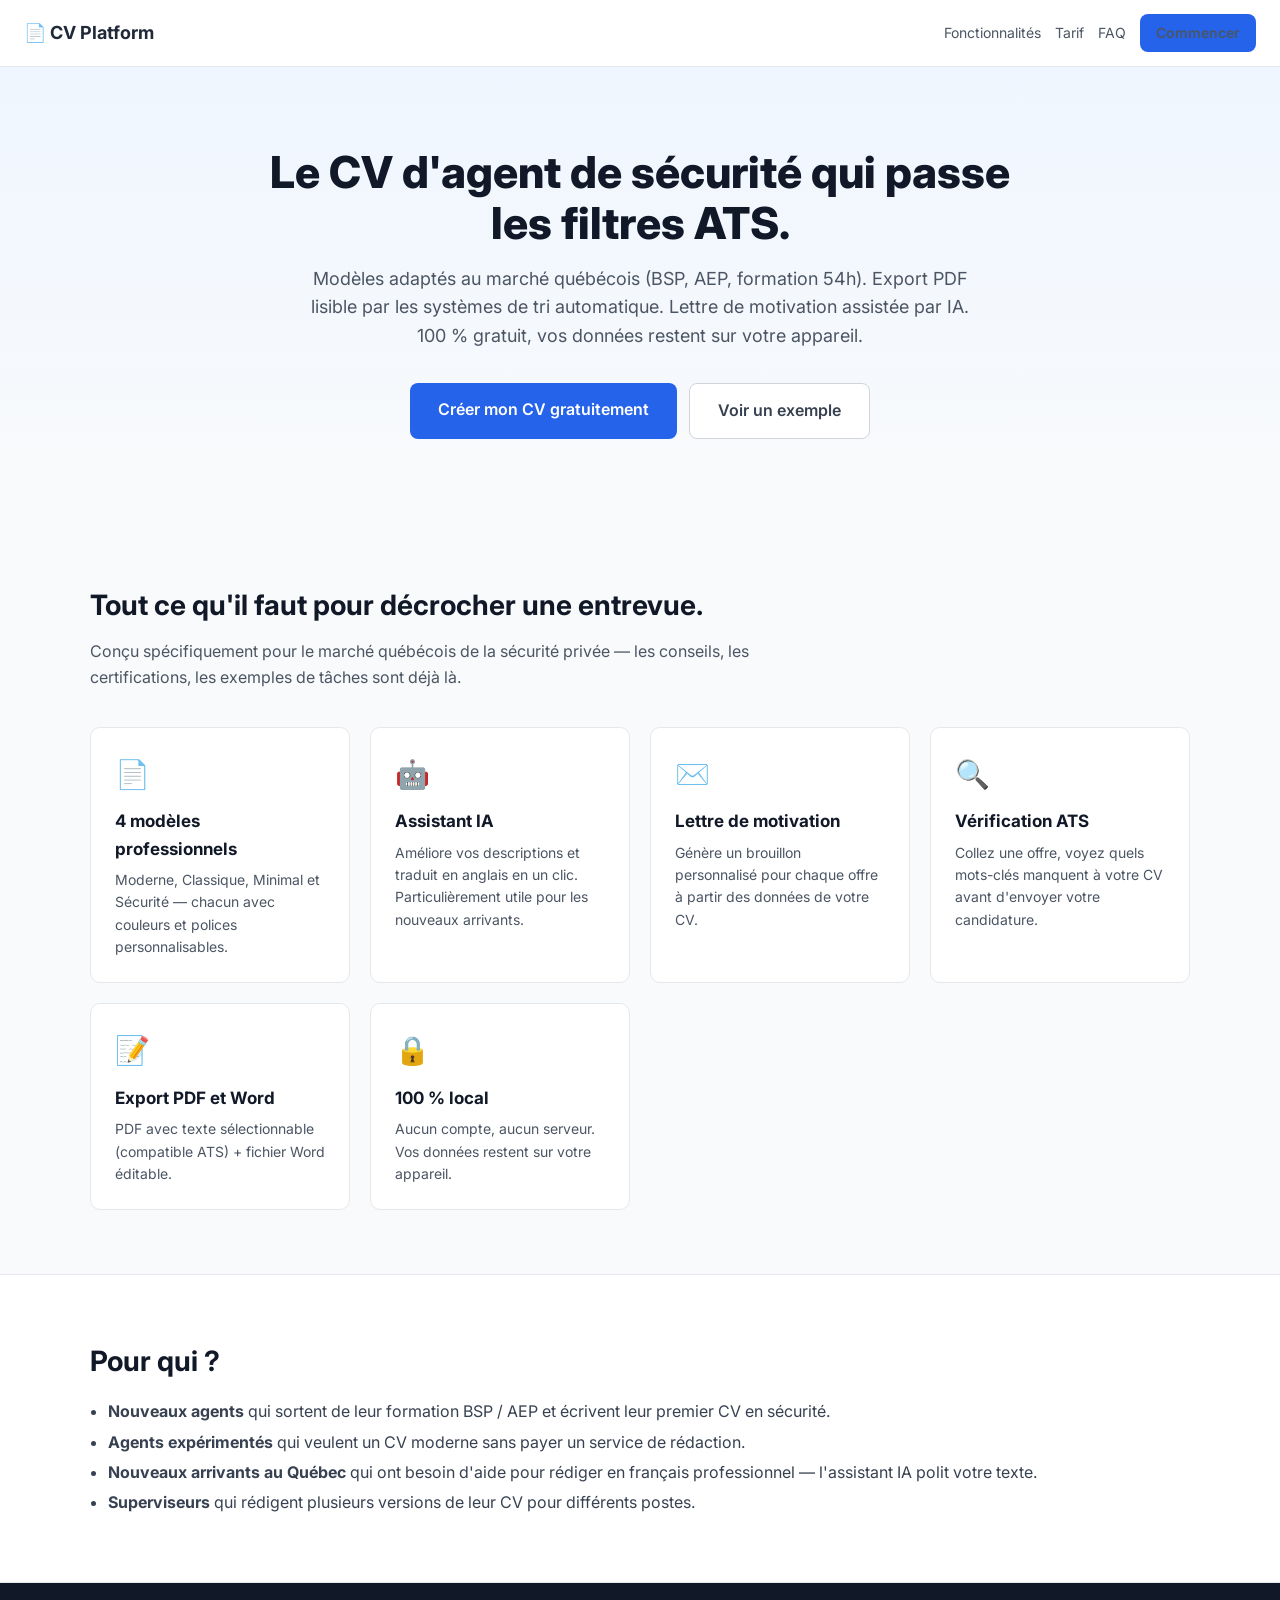
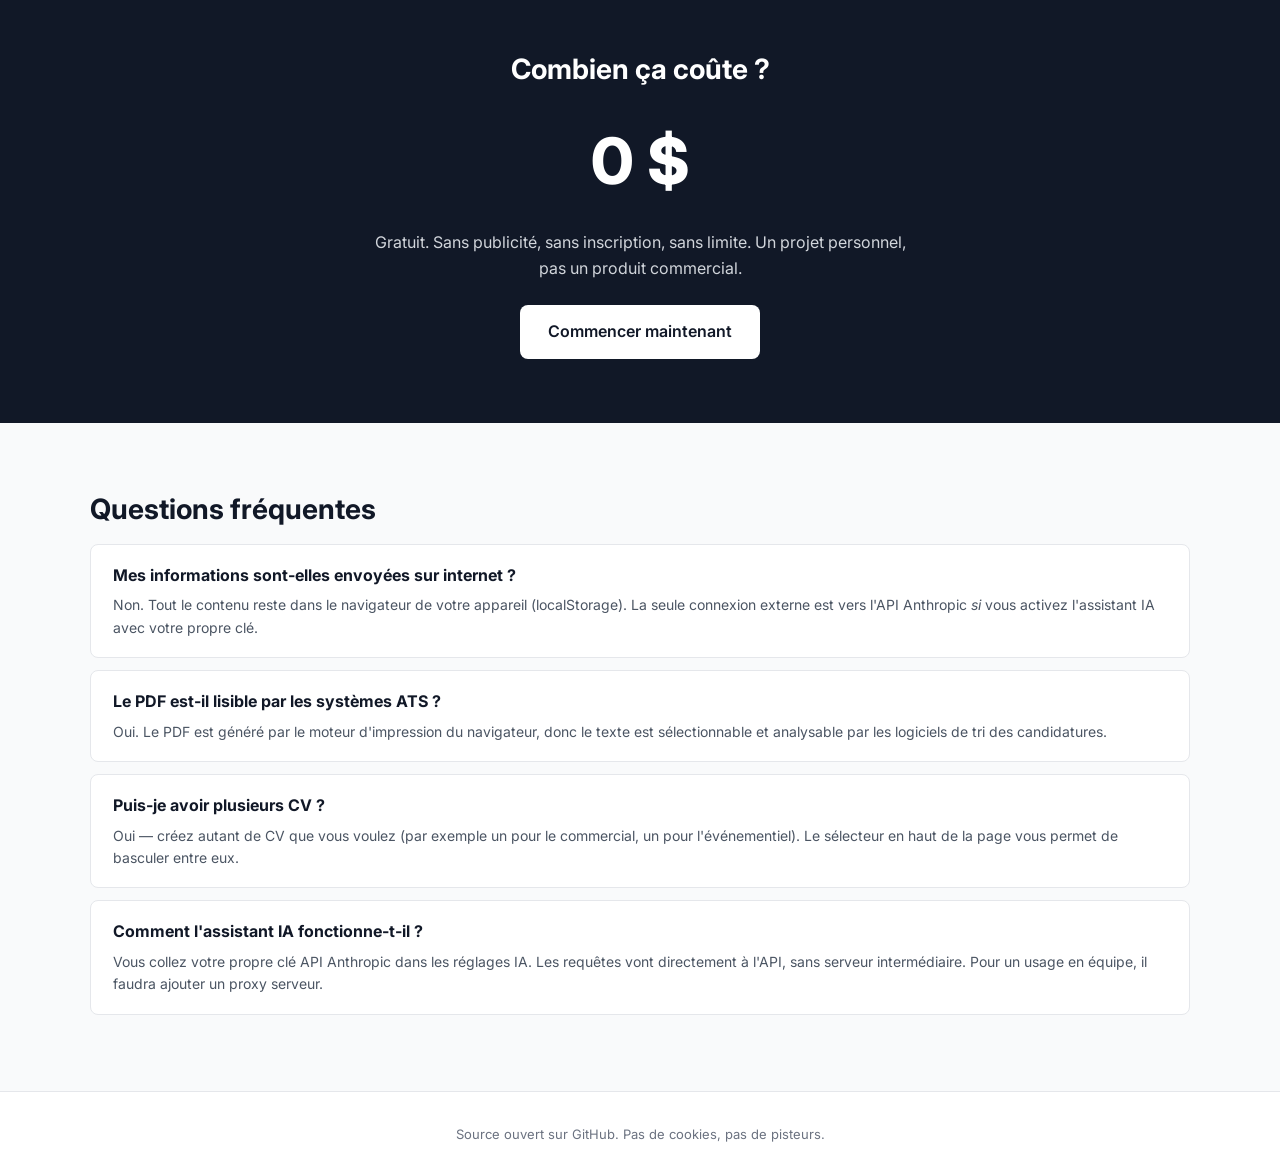
<file: index.html>
<!DOCTYPE html>
<html lang="fr-CA">

<head>
  <meta charset="UTF-8" />
  <meta name="viewport" content="width=device-width, initial-scale=1.0" />
  <title>CV Platform — Constructeur de CV pour agents de sécurité au Québec</title>
  <meta name="description" content="Créez un CV professionnel d'agent de sécurité en quelques minutes. Modèles adaptés au marché québécois, export PDF lisible par les systèmes de tri (ATS), lettre de motivation assistée par IA. 100 % gratuit, 100 % local." />
  <meta name="keywords" content="CV agent de sécurité, modèle CV Québec, BSP, constructeur de CV, lettre de motivation, ATS" />
  <link rel="canonical" href="./index.html" />
  <meta property="og:type" content="website" />
  <meta property="og:title" content="CV Platform — Constructeur de CV pour agents de sécurité" />
  <meta property="og:description" content="CV ATS-friendly, lettre de motivation IA, modèles adaptés au marché québécois. Gratuit, sans inscription, vos données restent sur votre appareil." />
  <meta property="og:image" content="./icon.svg" />
  <meta name="twitter:card" content="summary" />
  <link rel="manifest" href="manifest.json" />
  <link rel="icon" href="icon.svg" type="image/svg+xml" />
  <meta name="theme-color" content="#2563eb" />
  <link rel="preconnect" href="https://fonts.googleapis.com" />
  <link rel="preconnect" href="https://fonts.gstatic.com" crossorigin />
  <link href="https://fonts.googleapis.com/css2?family=Inter:wght@400;500;600;700;800&display=swap" rel="stylesheet" />
  <script src="js/storage.js"></script>
  <script src="js/analytics.js"></script>
  <script type="application/ld+json">
    {
      "@context": "https://schema.org",
      "@type": "WebApplication",
      "name": "CV Platform",
      "applicationCategory": "BusinessApplication",
      "operatingSystem": "Web",
      "offers": { "@type": "Offer", "price": "0", "priceCurrency": "CAD" },
      "description": "Constructeur de CV gratuit pour agents de sécurité au Québec, avec export PDF lisible par les systèmes ATS."
    }
  </script>
  <style>
    * { margin: 0; padding: 0; box-sizing: border-box; }
    body { font-family: 'Inter', -apple-system, BlinkMacSystemFont, "Segoe UI", Roboto, sans-serif; color: #1f2937; background: #f9fafb; line-height: 1.6; }
    a { color: #2563eb; text-decoration: none; }
    a:hover { text-decoration: underline; }

    .nav {
      background: white;
      border-bottom: 1px solid #e5e7eb;
      padding: 14px 24px;
      display: flex;
      align-items: center;
      gap: 14px;
    }
    .nav .brand { font-weight: 700; font-size: 18px; }
    .nav .spacer { flex: 1; }
    .nav a { font-size: 14px; color: #4b5563; }

    .hero {
      padding: 80px 24px;
      text-align: center;
      background: linear-gradient(180deg, #eff6ff 0%, #f9fafb 100%);
    }
    .hero h1 { font-size: 44px; font-weight: 800; color: #111827; margin-bottom: 16px; max-width: 800px; margin-left: auto; margin-right: auto; line-height: 1.15; }
    .hero p.sub { font-size: 18px; color: #4b5563; max-width: 680px; margin: 0 auto 32px; }

    .cta-row { display: flex; gap: 12px; justify-content: center; flex-wrap: wrap; }
    .btn {
      display: inline-block;
      padding: 14px 28px;
      border-radius: 8px;
      font-size: 16px;
      font-weight: 600;
      cursor: pointer;
      transition: all .15s ease;
      border: none;
      font-family: inherit;
    }
    .btn-primary { background: #2563eb; color: white; }
    .btn-primary:hover { background: #1d4ed8; text-decoration: none; }
    .btn-ghost { background: white; color: #374151; border: 1px solid #d1d5db; }
    .btn-ghost:hover { background: #f3f4f6; text-decoration: none; }

    .section { padding: 64px 24px; }
    .container { max-width: 1100px; margin: 0 auto; }
    .section h2 { font-size: 28px; font-weight: 700; margin-bottom: 12px; color: #111827; }
    .section .lead { color: #4b5563; font-size: 16px; max-width: 720px; margin-bottom: 36px; }

    .features { display: grid; grid-template-columns: repeat(auto-fit, minmax(260px, 1fr)); gap: 20px; }
    .feature { background: white; padding: 24px; border-radius: 10px; border: 1px solid #e5e7eb; }
    .feature .icon { font-size: 28px; margin-bottom: 12px; display: block; }
    .feature h3 { font-size: 17px; margin-bottom: 6px; color: #111827; }
    .feature p { font-size: 14px; color: #4b5563; }

    .who { background: white; border-top: 1px solid #e5e7eb; border-bottom: 1px solid #e5e7eb; }
    .who ul { padding-left: 18px; color: #374151; font-size: 16px; line-height: 1.9; }

    .pricing {
      background: #111827;
      color: white;
      text-align: center;
    }
    .pricing h2 { color: white; }
    .pricing .price { font-size: 64px; font-weight: 800; margin: 18px 0; }
    .pricing p { color: #d1d5db; font-size: 16px; max-width: 540px; margin: 0 auto 24px; }
    .pricing .btn-primary { background: white; color: #111827; }
    .pricing .btn-primary:hover { background: #e5e7eb; }

    .faq { background: #f9fafb; }
    .faq-item { background: white; border: 1px solid #e5e7eb; border-radius: 8px; padding: 18px 22px; margin-bottom: 12px; }
    .faq-item h3 { font-size: 16px; color: #111827; margin-bottom: 6px; }
    .faq-item p { font-size: 14px; color: #4b5563; }

    footer { padding: 32px 24px; text-align: center; color: #6b7280; font-size: 13px; background: white; border-top: 1px solid #e5e7eb; }

    @media (max-width: 600px) {
      .hero { padding: 56px 16px; }
      .hero h1 { font-size: 32px; }
      .section { padding: 48px 16px; }
    }
  </style>
</head>

<body>
  <header class="nav">
    <div class="brand">📄 CV Platform</div>
    <div class="spacer"></div>
    <a href="#features">Fonctionnalités</a>
    <a href="#pricing">Tarif</a>
    <a href="#faq">FAQ</a>
    <a href="cv-selector.html" class="btn btn-primary" style="padding:8px 16px;font-size:14px;" data-track="nav_cta">Commencer</a>
  </header>

  <section class="hero">
    <h1>Le CV d'agent de sécurité qui passe les filtres ATS.</h1>
    <p class="sub">Modèles adaptés au marché québécois (BSP, AEP, formation 54h). Export PDF lisible par les systèmes de tri automatique. Lettre de motivation assistée par IA. 100 % gratuit, vos données restent sur votre appareil.</p>
    <div class="cta-row">
      <a href="cv-selector.html" class="btn btn-primary" data-track="hero_cta">Créer mon CV gratuitement</a>
      <a href="cv-selector.html?sample=1" class="btn btn-ghost" data-track="hero_sample">Voir un exemple</a>
    </div>
  </section>

  <section class="section" id="features">
    <div class="container">
      <h2>Tout ce qu'il faut pour décrocher une entrevue.</h2>
      <p class="lead">Conçu spécifiquement pour le marché québécois de la sécurité privée — les conseils, les certifications, les exemples de tâches sont déjà là.</p>
      <div class="features">
        <div class="feature"><span class="icon">📄</span><h3>4 modèles professionnels</h3><p>Moderne, Classique, Minimal et Sécurité — chacun avec couleurs et polices personnalisables.</p></div>
        <div class="feature"><span class="icon">🤖</span><h3>Assistant IA</h3><p>Améliore vos descriptions et traduit en anglais en un clic. Particulièrement utile pour les nouveaux arrivants.</p></div>
        <div class="feature"><span class="icon">✉️</span><h3>Lettre de motivation</h3><p>Génère un brouillon personnalisé pour chaque offre à partir des données de votre CV.</p></div>
        <div class="feature"><span class="icon">🔍</span><h3>Vérification ATS</h3><p>Collez une offre, voyez quels mots-clés manquent à votre CV avant d'envoyer votre candidature.</p></div>
        <div class="feature"><span class="icon">📝</span><h3>Export PDF et Word</h3><p>PDF avec texte sélectionnable (compatible ATS) + fichier Word éditable.</p></div>
        <div class="feature"><span class="icon">🔒</span><h3>100 % local</h3><p>Aucun compte, aucun serveur. Vos données restent sur votre appareil.</p></div>
      </div>
    </div>
  </section>

  <section class="section who">
    <div class="container">
      <h2>Pour qui ?</h2>
      <ul>
        <li><strong>Nouveaux agents</strong> qui sortent de leur formation BSP / AEP et écrivent leur premier CV en sécurité.</li>
        <li><strong>Agents expérimentés</strong> qui veulent un CV moderne sans payer un service de rédaction.</li>
        <li><strong>Nouveaux arrivants au Québec</strong> qui ont besoin d'aide pour rédiger en français professionnel — l'assistant IA polit votre texte.</li>
        <li><strong>Superviseurs</strong> qui rédigent plusieurs versions de leur CV pour différents postes.</li>
      </ul>
    </div>
  </section>

  <section class="section pricing" id="pricing">
    <div class="container">
      <h2>Combien ça coûte ?</h2>
      <div class="price">0 $</div>
      <p>Gratuit. Sans publicité, sans inscription, sans limite. Un projet personnel, pas un produit commercial.</p>
      <a href="cv-selector.html" class="btn btn-primary" data-track="pricing_cta">Commencer maintenant</a>
    </div>
  </section>

  <section class="section faq" id="faq">
    <div class="container">
      <h2>Questions fréquentes</h2>
      <div class="faq-item">
        <h3>Mes informations sont-elles envoyées sur internet ?</h3>
        <p>Non. Tout le contenu reste dans le navigateur de votre appareil (localStorage). La seule connexion externe est vers l'API Anthropic <em>si</em> vous activez l'assistant IA avec votre propre clé.</p>
      </div>
      <div class="faq-item">
        <h3>Le PDF est-il lisible par les systèmes ATS ?</h3>
        <p>Oui. Le PDF est généré par le moteur d'impression du navigateur, donc le texte est sélectionnable et analysable par les logiciels de tri des candidatures.</p>
      </div>
      <div class="faq-item">
        <h3>Puis-je avoir plusieurs CV ?</h3>
        <p>Oui — créez autant de CV que vous voulez (par exemple un pour le commercial, un pour l'événementiel). Le sélecteur en haut de la page vous permet de basculer entre eux.</p>
      </div>
      <div class="faq-item">
        <h3>Comment l'assistant IA fonctionne-t-il ?</h3>
        <p>Vous collez votre propre clé API Anthropic dans les réglages IA. Les requêtes vont directement à l'API, sans serveur intermédiaire. Pour un usage en équipe, il faudra ajouter un proxy serveur.</p>
      </div>
    </div>
  </section>

  <footer>
    Source ouvert sur GitHub. Pas de cookies, pas de pisteurs.
  </footer>

  <script>
    if ('serviceWorker' in navigator) navigator.serviceWorker.register('service-worker.js').catch(() => {});

    document.querySelectorAll('[data-track]').forEach((el) => {
      el.addEventListener('click', () => Analytics.track('cta_click', { id: el.dataset.track }));
    });
  </script>
</body>

</html>
</file>
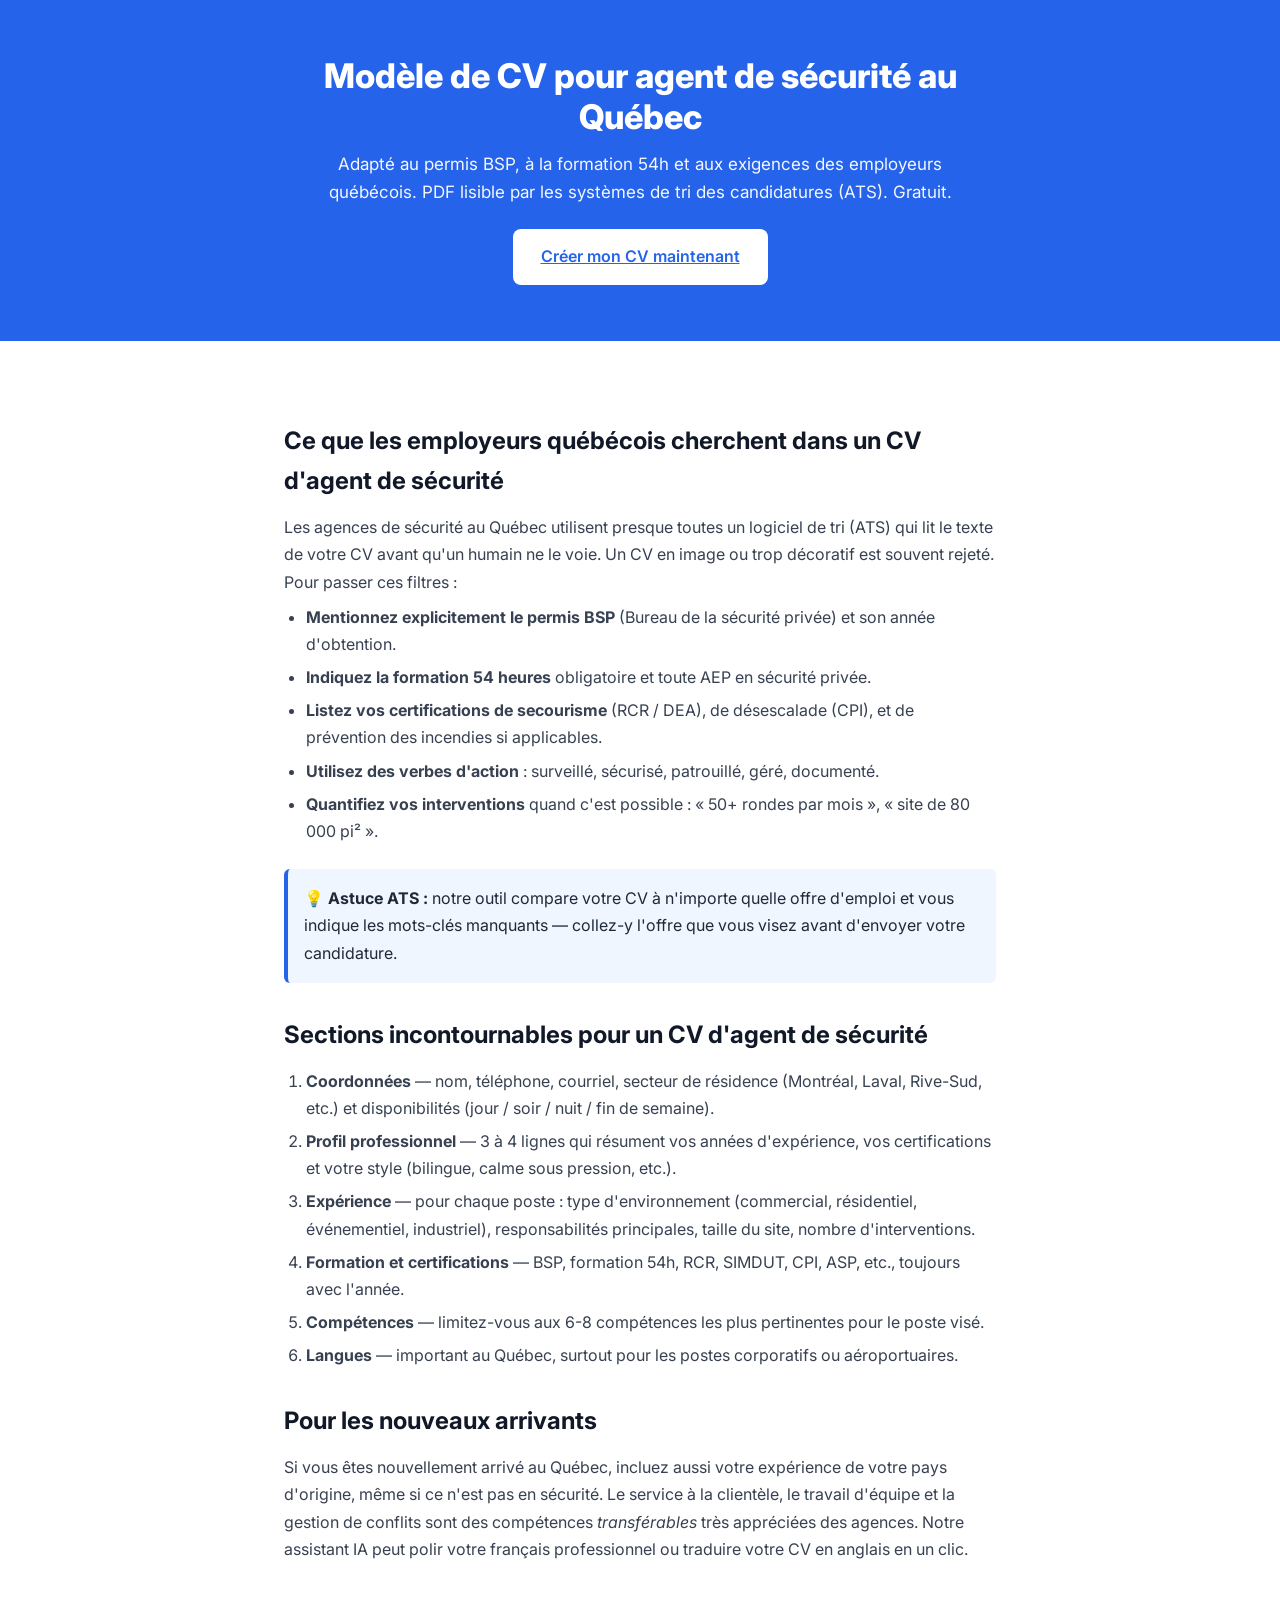
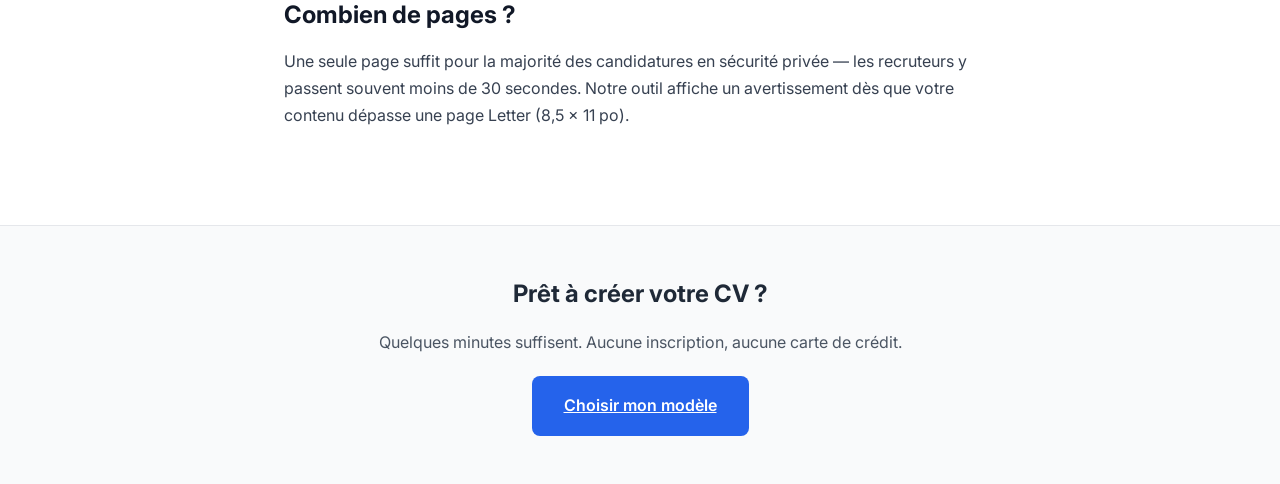
<file: cv-agent-securite-quebec.html>
<!DOCTYPE html>
<html lang="fr-CA">

<head>
  <meta charset="UTF-8" />
  <meta name="viewport" content="width=device-width, initial-scale=1.0" />
  <title>Modèle de CV pour agent de sécurité au Québec — gratuit, ATS-friendly</title>
  <meta name="description" content="Modèle de CV adapté au permis BSP du Québec : sections pour la formation 54h, l'AEP en sécurité, le RCR. PDF lisible par les systèmes de tri des candidatures (ATS). Gratuit, sans inscription." />
  <meta name="keywords" content="CV agent de sécurité Québec, modèle CV BSP, CV sécurité privée, formation 54h, AEP sécurité" />
  <link rel="canonical" href="./cv-agent-securite-quebec.html" />
  <meta property="og:type" content="article" />
  <meta property="og:title" content="Modèle de CV pour agent de sécurité au Québec — gratuit" />
  <meta property="og:description" content="Adapté au permis BSP, à la formation 54h et aux exigences des employeurs québécois. PDF compatible ATS." />
  <link rel="manifest" href="manifest.json" />
  <link rel="icon" href="icon.svg" type="image/svg+xml" />
  <meta name="theme-color" content="#2563eb" />
  <link rel="preconnect" href="https://fonts.googleapis.com" />
  <link rel="preconnect" href="https://fonts.gstatic.com" crossorigin />
  <link href="https://fonts.googleapis.com/css2?family=Inter:wght@400;500;600;700;800&display=swap" rel="stylesheet" />
  <script src="js/storage.js"></script>
  <script src="js/analytics.js"></script>
  <style>
    * { margin: 0; padding: 0; box-sizing: border-box; }
    body { font-family: 'Inter', sans-serif; color: #1f2937; background: white; line-height: 1.7; }
    .container { max-width: 760px; margin: 0 auto; padding: 48px 24px; }
    header { background: #2563eb; color: white; padding: 56px 24px; text-align: center; }
    header h1 { font-size: 34px; font-weight: 800; max-width: 720px; margin: 0 auto 12px; line-height: 1.2; }
    header p { font-size: 17px; max-width: 640px; margin: 0 auto 22px; opacity: .95; }
    .btn { display: inline-block; padding: 14px 28px; border-radius: 8px; font-weight: 600; cursor: pointer; }
    .btn-primary { background: white; color: #2563eb; }
    .btn-primary:hover { background: #f3f4f6; text-decoration: none; }
    .container h2 { font-size: 24px; margin: 32px 0 12px; color: #111827; }
    .container p, .container li { color: #374151; font-size: 16px; }
    .container ul, .container ol { padding-left: 22px; margin: 8px 0 16px; }
    .container li { margin-bottom: 6px; }
    .callout { background: #eff6ff; border-left: 4px solid #2563eb; padding: 16px; border-radius: 6px; margin: 24px 0; }
    .cta-foot { background: #f9fafb; padding: 48px 24px; text-align: center; margin-top: 48px; border-top: 1px solid #e5e7eb; }
    .cta-foot .btn { background: #2563eb; color: white; padding: 16px 32px; }
    a { color: #2563eb; }
  </style>
</head>

<body>
  <header>
    <h1>Modèle de CV pour agent de sécurité au Québec</h1>
    <p>Adapté au permis BSP, à la formation 54h et aux exigences des employeurs québécois. PDF lisible par les systèmes de tri des candidatures (ATS). Gratuit.</p>
    <a href="cv-selector.html" class="btn btn-primary" data-track="lp_qc_hero">Créer mon CV maintenant</a>
  </header>

  <main class="container">
    <h2>Ce que les employeurs québécois cherchent dans un CV d'agent de sécurité</h2>
    <p>Les agences de sécurité au Québec utilisent presque toutes un logiciel de tri (ATS) qui lit le texte de votre CV avant qu'un humain ne le voie. Un CV en image ou trop décoratif est souvent rejeté. Pour passer ces filtres :</p>
    <ul>
      <li><strong>Mentionnez explicitement le permis BSP</strong> (Bureau de la sécurité privée) et son année d'obtention.</li>
      <li><strong>Indiquez la formation 54 heures</strong> obligatoire et toute AEP en sécurité privée.</li>
      <li><strong>Listez vos certifications de secourisme</strong> (RCR / DEA), de désescalade (CPI), et de prévention des incendies si applicables.</li>
      <li><strong>Utilisez des verbes d'action</strong> : surveillé, sécurisé, patrouillé, géré, documenté.</li>
      <li><strong>Quantifiez vos interventions</strong> quand c'est possible : « 50+ rondes par mois », « site de 80 000 pi² ».</li>
    </ul>

    <div class="callout">
      <strong>💡 Astuce ATS :</strong> notre outil compare votre CV à n'importe quelle offre d'emploi et vous indique les mots-clés manquants — collez-y l'offre que vous visez avant d'envoyer votre candidature.
    </div>

    <h2>Sections incontournables pour un CV d'agent de sécurité</h2>
    <ol>
      <li><strong>Coordonnées</strong> — nom, téléphone, courriel, secteur de résidence (Montréal, Laval, Rive-Sud, etc.) et disponibilités (jour / soir / nuit / fin de semaine).</li>
      <li><strong>Profil professionnel</strong> — 3 à 4 lignes qui résument vos années d'expérience, vos certifications et votre style (bilingue, calme sous pression, etc.).</li>
      <li><strong>Expérience</strong> — pour chaque poste : type d'environnement (commercial, résidentiel, événementiel, industriel), responsabilités principales, taille du site, nombre d'interventions.</li>
      <li><strong>Formation et certifications</strong> — BSP, formation 54h, RCR, SIMDUT, CPI, ASP, etc., toujours avec l'année.</li>
      <li><strong>Compétences</strong> — limitez-vous aux 6-8 compétences les plus pertinentes pour le poste visé.</li>
      <li><strong>Langues</strong> — important au Québec, surtout pour les postes corporatifs ou aéroportuaires.</li>
    </ol>

    <h2>Pour les nouveaux arrivants</h2>
    <p>Si vous êtes nouvellement arrivé au Québec, incluez aussi votre expérience de votre pays d'origine, même si ce n'est pas en sécurité. Le service à la clientèle, le travail d'équipe et la gestion de conflits sont des compétences <em>transférables</em> très appréciées des agences. Notre assistant IA peut polir votre français professionnel ou traduire votre CV en anglais en un clic.</p>

    <h2>Combien de pages ?</h2>
    <p>Une seule page suffit pour la majorité des candidatures en sécurité privée — les recruteurs y passent souvent moins de 30 secondes. Notre outil affiche un avertissement dès que votre contenu dépasse une page Letter (8,5 × 11 po).</p>
  </main>

  <div class="cta-foot">
    <h2 style="margin-bottom:14px;">Prêt à créer votre CV ?</h2>
    <p style="color:#4b5563;margin-bottom:20px;">Quelques minutes suffisent. Aucune inscription, aucune carte de crédit.</p>
    <a href="cv-selector.html" class="btn" data-track="lp_qc_foot">Choisir mon modèle</a>
  </div>

  <script>
    if ('serviceWorker' in navigator) navigator.serviceWorker.register('service-worker.js').catch(() => {});
    document.querySelectorAll('[data-track]').forEach((el) => {
      el.addEventListener('click', () => Analytics.track('cta_click', { id: el.dataset.track }));
    });
  </script>
</body>

</html>
</file>
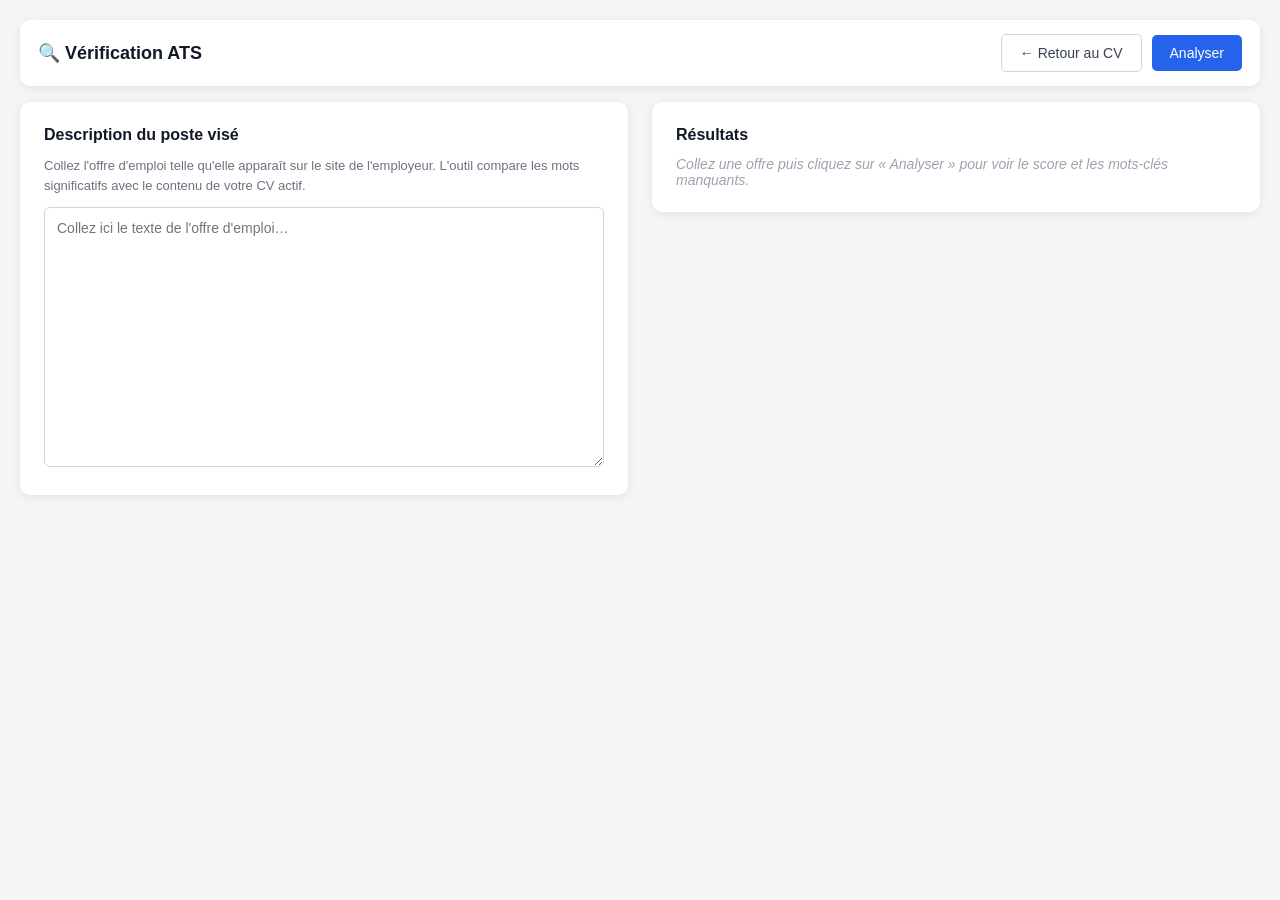
<file: cv-ats-check.html>
<!DOCTYPE html>
<html lang="fr">

<head>
  <meta charset="UTF-8" />
  <meta name="viewport" content="width=device-width, initial-scale=1.0" />
  <title>Vérifier la compatibilité ATS</title>
  <link rel="manifest" href="manifest.json">
  <link rel="icon" href="icon.svg" type="image/svg+xml">
  <meta name="theme-color" content="#2563eb">
  <link rel="preconnect" href="https://fonts.googleapis.com">
  <link rel="preconnect" href="https://fonts.gstatic.com" crossorigin>
  <link href="https://fonts.googleapis.com/css2?family=Inter:wght@300;400;500;600;700&display=swap" rel="stylesheet">
  <script src="js/storage.js"></script>
  <script src="js/ats.js"></script>
  <style>
    * { margin: 0; padding: 0; box-sizing: border-box; }
    body { font-family: -apple-system, BlinkMacSystemFont, "Segoe UI", Roboto, sans-serif; background: #f5f5f5; padding: 20px; }
    .toolbar { max-width: 1400px; margin: 0 auto 16px; display: flex; gap: 10px; align-items: center; flex-wrap: wrap; background: white; padding: 14px 18px; border-radius: 10px; box-shadow: 0 2px 10px rgba(0,0,0,.08); }
    .toolbar h1 { font-size: 18px; color: #111827; flex: 1; }
    .btn { padding: 10px 18px; border: none; border-radius: 5px; font-size: 14px; cursor: pointer; font-family: inherit; }
    .btn-primary { background: #2563eb; color: white; }
    .btn-primary:hover { background: #1d4ed8; }
    .btn-ghost { background: white; color: #374151; border: 1px solid #d1d5db; }
    .btn-ghost:hover { background: #f3f4f6; }

    .layout { display: grid; grid-template-columns: 1fr 1fr; gap: 24px; max-width: 1400px; margin: 0 auto; align-items: start; }
    @media (max-width: 900px) { .layout { grid-template-columns: 1fr; } }

    .pane { background: white; border-radius: 10px; padding: 24px; box-shadow: 0 2px 10px rgba(0,0,0,.08); }
    .pane h2 { font-size: 16px; color: #111827; margin-bottom: 12px; }
    textarea { width: 100%; min-height: 260px; padding: 12px; border: 1px solid #d1d5db; border-radius: 6px; font-size: 14px; font-family: inherit; resize: vertical; }
    .hint { font-size: 13px; color: #6b7280; margin-bottom: 12px; line-height: 1.5; }

    .score {
      display: flex;
      align-items: baseline;
      gap: 8px;
      margin-bottom: 12px;
    }
    .score .num { font-size: 42px; font-weight: 700; color: #2563eb; }
    .score .lbl { font-size: 14px; color: #6b7280; }
    .bar { height: 8px; background: #f3f4f6; border-radius: 4px; overflow: hidden; margin-bottom: 16px; }
    .bar > div { height: 100%; background: linear-gradient(90deg, #f59e0b, #2563eb); transition: width .3s ease; }

    .kw-list { display: flex; flex-wrap: wrap; gap: 6px; margin: 8px 0 16px; }
    .kw { display: inline-flex; align-items: center; padding: 5px 10px; border-radius: 14px; font-size: 13px; }
    .kw.match { background: #dcfce7; color: #166534; }
    .kw.miss { background: #fef2f2; color: #991b1b; cursor: pointer; }
    .kw.miss:hover { background: #fee2e2; }

    .sub { font-size: 13px; color: #6b7280; margin-top: 4px; }
    .empty { color: #9ca3af; font-style: italic; font-size: 14px; }
  </style>
</head>

<body>
  <div class="toolbar">
    <h1>🔍 Vérification ATS</h1>
    <button type="button" class="btn btn-ghost" onclick="window.location.href='cv-builder.html'">← Retour au CV</button>
    <button type="button" class="btn btn-primary" id="analyseBtn">Analyser</button>
  </div>

  <div class="layout">
    <div class="pane">
      <h2>Description du poste visé</h2>
      <p class="hint">Collez l'offre d'emploi telle qu'elle apparaît sur le site de l'employeur. L'outil compare les mots significatifs avec le contenu de votre CV actif.</p>
      <textarea id="jdInput" placeholder="Collez ici le texte de l'offre d'emploi…"></textarea>
    </div>

    <div class="pane">
      <h2>Résultats</h2>
      <div id="results">
        <p class="empty">Collez une offre puis cliquez sur « Analyser » pour voir le score et les mots-clés manquants.</p>
      </div>
    </div>
  </div>

  <script>
    if ('serviceWorker' in navigator) navigator.serviceWorker.register('service-worker.js').catch(() => {});

    const { cv } = CVStore.getActive();
    const data = (cv && cv.data) || {};

    function esc(s) {
      return String(s == null ? '' : s).replace(/[&<>"']/g, (c) => ({ '&': '&amp;', '<': '&lt;', '>': '&gt;', '"': '&quot;', "'": '&#39;' }[c]));
    }

    function render(result) {
      const root = document.getElementById('results');
      if (!result.total) {
        root.innerHTML = '<p class="empty">Aucun mot-clé exploitable trouvé dans cette offre. Essayez avec une description plus complète.</p>';
        return;
      }
      const matchedHTML = result.matched.length
        ? result.matched.map((k) => `<span class="kw match">✓ ${esc(k)}</span>`).join('')
        : '<span class="empty">Aucun mot-clé reconnu pour le moment.</span>';
      const missingHTML = result.missing.length
        ? result.missing.map((k) => `<span class="kw miss" data-add="${esc(k)}">+ ${esc(k)}</span>`).join('')
        : '<span class="empty">Aucun mot-clé manquant. Excellent.</span>';

      root.innerHTML = `
        <div class="score"><div class="num">${result.score}%</div><div class="lbl">de couverture (${result.matched.length}/${result.total})</div></div>
        <div class="bar"><div style="width:${result.score}%"></div></div>
        <h3 style="font-size:14px;color:#166534;margin-top:8px;">Mots-clés présents</h3>
        <div class="kw-list">${matchedHTML}</div>
        <h3 style="font-size:14px;color:#991b1b;margin-top:8px;">Mots-clés manquants</h3>
        <div class="kw-list">${missingHTML}</div>
        <p class="sub">Cliquez sur un mot-clé manquant pour l'ajouter à la liste de compétences de votre CV (s'il est pertinent).</p>
      `;
      root.querySelectorAll('.kw.miss').forEach((el) => el.addEventListener('click', () => addCompetence(el.dataset.add)));
    }

    function addCompetence(word) {
      const current = (data.competences || '').split(',').map((s) => s.trim()).filter(Boolean);
      const pretty = word.charAt(0).toUpperCase() + word.slice(1);
      if (current.find((c) => c.toLowerCase() === pretty.toLowerCase())) return;
      current.push(pretty);
      data.competences = current.join(', ');
      CVStore.updateActive({ data });
      // Re-run analysis so the chip moves from missing to matched.
      runAnalysis();
    }

    function runAnalysis() {
      const jd = document.getElementById('jdInput').value;
      const result = ATS.analyse(jd, data);
      render(result);
    }

    document.getElementById('analyseBtn').addEventListener('click', runAnalysis);
    document.getElementById('jdInput').addEventListener('input', () => {
      // Debounced live update so users see things move as they paste.
      clearTimeout(runAnalysis._t);
      runAnalysis._t = setTimeout(runAnalysis, 250);
    });
  </script>
</body>

</html>
</file>
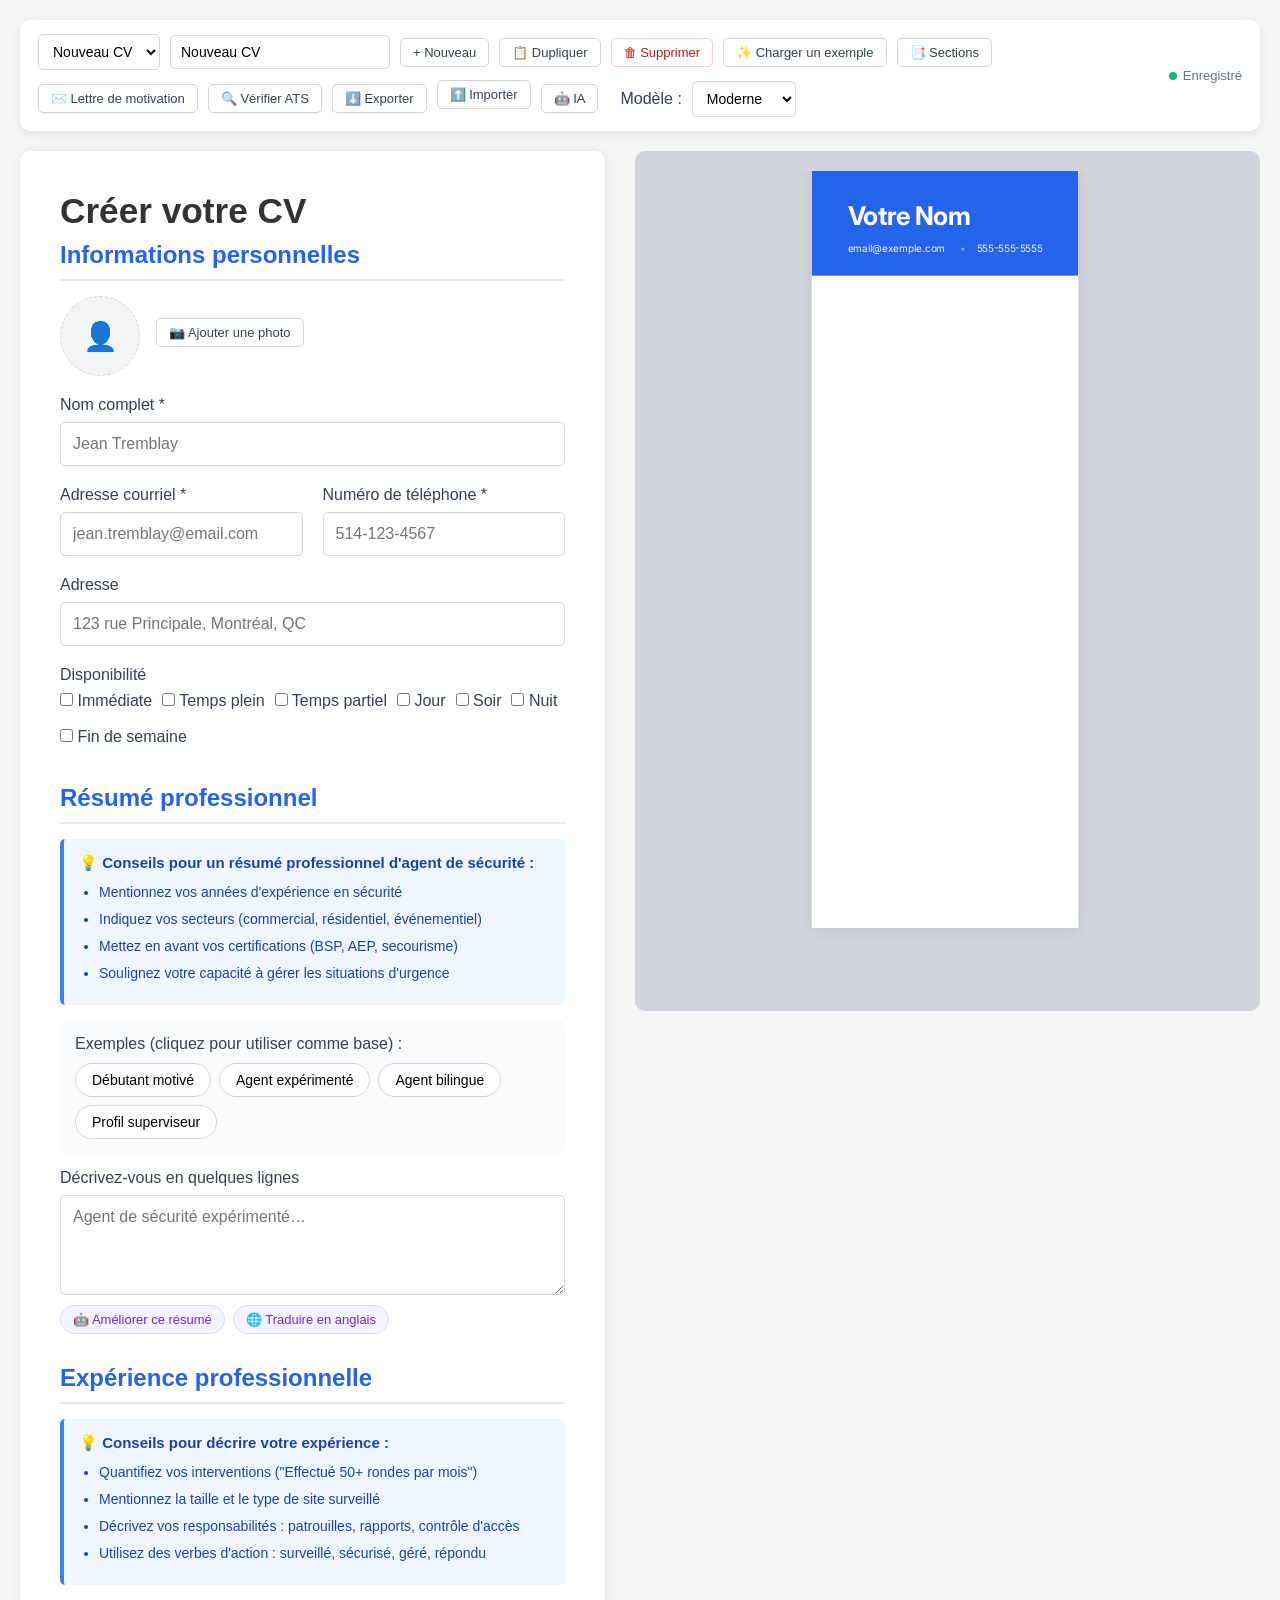
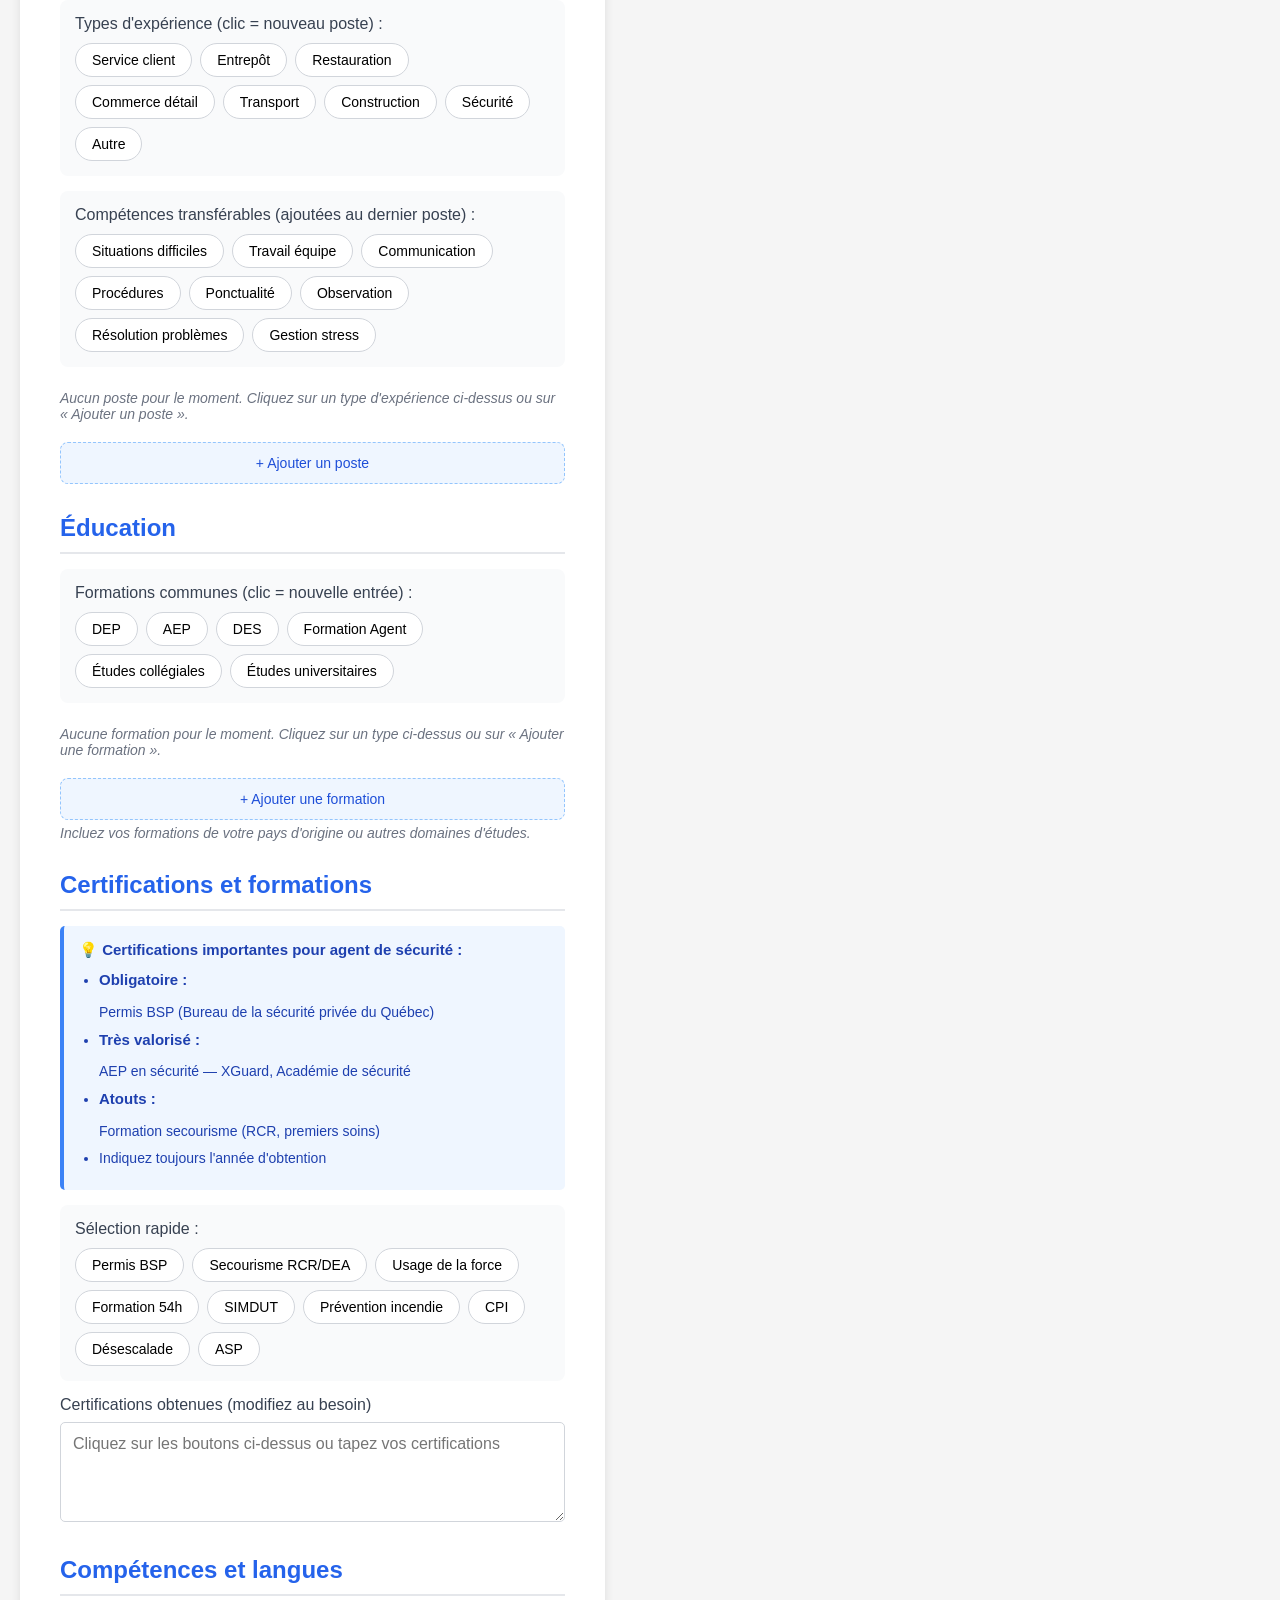
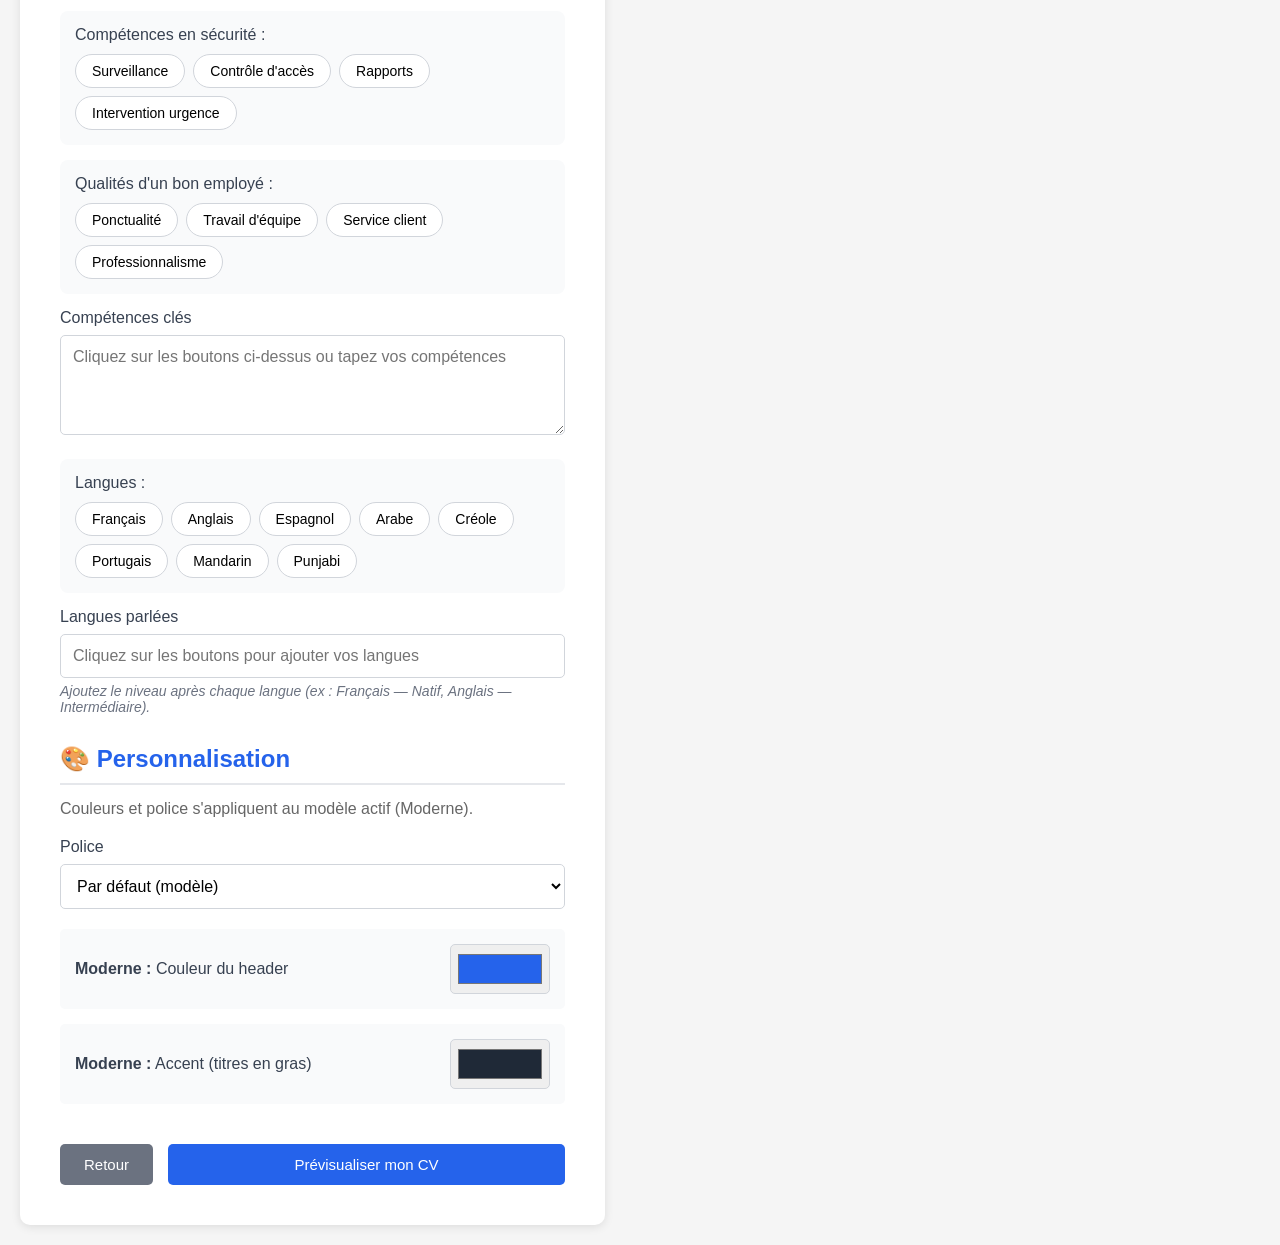
<file: cv-builder.html>
<!DOCTYPE html>
<html lang="fr">

<head>
  <meta charset="UTF-8" />
  <meta name="viewport" content="width=device-width, initial-scale=1.0" />
  <title>Créer votre CV</title>
  <link rel="manifest" href="manifest.json">
  <link rel="icon" href="icon.svg" type="image/svg+xml">
  <meta name="theme-color" content="#2563eb">
  <link rel="preconnect" href="https://fonts.googleapis.com">
  <link rel="preconnect" href="https://fonts.gstatic.com" crossorigin>
  <link href="https://fonts.googleapis.com/css2?family=Inter:wght@300;400;500;600;700&display=swap" rel="stylesheet">
  <link rel="stylesheet" href="css/templates.css">
  <script src="js/storage.js"></script>
  <script src="js/cv-render.js"></script>
  <script src="js/ai.js"></script>
  <script src="js/analytics.js"></script>
  <style>
    * {
      margin: 0;
      padding: 0;
      box-sizing: border-box;
    }

    body {
      font-family: -apple-system, BlinkMacSystemFont, "Segoe UI", Roboto, sans-serif;
      background-color: #f5f5f5;
      padding: 20px;
    }

    .container {
      max-width: 800px;
      margin: 0 auto;
      background: white;
      border-radius: 10px;
      box-shadow: 0 2px 10px rgba(0, 0, 0, 0.1);
      padding: 40px;
    }

    h1 {
      color: #333;
      margin-bottom: 10px;
      font-size: 2.2em;
    }

    .form-section {
      margin-bottom: 30px;
    }

    .form-section h2 {
      color: #2563eb;
      margin-bottom: 15px;
      font-size: 1.5em;
      border-bottom: 2px solid #e5e7eb;
      padding-bottom: 10px;
    }

    .form-group {
      margin-bottom: 20px;
    }

    label {
      display: block;
      color: #374151;
      font-weight: 500;
      margin-bottom: 8px;
    }

    input[type="text"],
    input[type="email"],
    input[type="tel"],
    select,
    textarea {
      width: 100%;
      padding: 12px;
      border: 1px solid #d1d5db;
      border-radius: 5px;
      font-size: 16px;
      transition: border-color 0.2s ease;
      background: white;
      font-family: inherit;
    }

    input[type="text"]:focus,
    input[type="email"]:focus,
    input[type="tel"]:focus,
    select:focus,
    textarea:focus {
      outline: none;
      border-color: #2563eb;
    }

    textarea {
      resize: vertical;
      min-height: 100px;
    }

    input[type="color"] {
      width: 100px;
      height: 50px;
      border: 1px solid #d1d5db;
      border-radius: 5px;
      cursor: pointer;
      padding: 5px;
    }

    .color-picker-group {
      display: flex;
      align-items: center;
      gap: 15px;
      padding: 15px;
      background: #f9fafb;
      border-radius: 5px;
      margin-bottom: 15px;
    }

    .color-picker-group label {
      margin-bottom: 0;
      flex: 1;
    }

    .tips-box {
      background: #eff6ff;
      border-left: 4px solid #3b82f6;
      padding: 15px;
      margin-bottom: 15px;
      border-radius: 5px;
      font-size: 14px;
    }

    .tips-box strong {
      color: #1e40af;
      display: block;
      margin-bottom: 10px;
      font-size: 15px;
    }

    .tips-box ul {
      margin: 0;
      padding-left: 20px;
    }

    .tips-box li {
      margin-bottom: 6px;
      color: #1e40af;
      line-height: 1.5;
    }

    .form-row {
      display: grid;
      grid-template-columns: 1fr 1fr;
      gap: 20px;
    }

    @media (max-width: 600px) {
      .form-row {
        grid-template-columns: 1fr;
      }
    }

    .button-group {
      display: flex;
      gap: 15px;
      margin-top: 40px;
    }

    .btn {
      padding: 12px 24px;
      border: none;
      border-radius: 5px;
      font-size: 15px;
      cursor: pointer;
      transition: all 0.2s ease;
      font-family: inherit;
    }

    .btn-primary {
      background: #2563eb;
      color: white;
      flex: 1;
    }

    .btn-primary:hover {
      background: #1d4ed8;
    }

    .btn-secondary {
      background: #6b7280;
      color: white;
    }

    .btn-secondary:hover {
      background: #4b5563;
    }

    .btn-ghost {
      background: white;
      color: #374151;
      border: 1px solid #d1d5db;
    }

    .btn-ghost:hover {
      background: #f3f4f6;
    }

    .btn-danger {
      background: white;
      color: #b91c1c;
      border: 1px solid #fecaca;
    }

    .btn-danger:hover {
      background: #fef2f2;
    }

    .btn-sm {
      padding: 6px 12px;
      font-size: 13px;
    }

    .quick-options {
      background: #f9fafb;
      padding: 15px;
      border-radius: 8px;
      margin-bottom: 15px;
    }

    .option-buttons {
      display: flex;
      flex-wrap: wrap;
      gap: 8px;
    }

    .option-btn {
      background: white;
      border: 1px solid #d1d5db;
      padding: 8px 16px;
      border-radius: 20px;
      font-size: 14px;
      cursor: pointer;
      transition: all 0.15s ease;
      font-family: inherit;
    }

    .option-btn:hover {
      background: #2563eb;
      color: white;
      border-color: #2563eb;
    }

    .help-text {
      color: #6b7280;
      font-size: 14px;
      margin-top: 5px;
      font-style: italic;
    }

    /* Session bar — top of page */
    .session-bar {
      max-width: 1800px;
      margin: 0 auto 20px;
      background: white;
      border-radius: 10px;
      box-shadow: 0 2px 10px rgba(0, 0, 0, 0.08);
      padding: 14px 18px;
      display: grid;
      grid-template-columns: 1fr auto;
      gap: 14px;
      align-items: center;
    }

    .session-bar-row {
      display: flex;
      gap: 10px;
      align-items: center;
      flex-wrap: wrap;
    }

    .session-bar select,
    .session-bar input[type="text"] {
      padding: 8px 10px;
      font-size: 14px;
      width: auto;
    }

    .session-bar input[type="text"].cv-name {
      width: 220px;
    }

    .save-status {
      font-size: 13px;
      color: #6b7280;
      display: flex;
      align-items: center;
      gap: 6px;
      min-width: 130px;
      justify-content: flex-end;
    }

    .save-status .dot {
      width: 8px;
      height: 8px;
      border-radius: 50%;
      background: #10b981;
    }

    .save-status.saving .dot {
      background: #f59e0b;
    }

    @media (max-width: 800px) {
      .session-bar {
        grid-template-columns: 1fr;
      }

      .save-status {
        justify-content: flex-start;
      }
    }

    /* Overflow warning */
    .overflow-warning {
      display: none;
      max-width: 1800px;
      margin: 0 auto 15px;
      padding: 10px 14px;
      background: #fef2f2;
      border-left: 4px solid #ef4444;
      color: #991b1b;
      border-radius: 5px;
      font-size: 14px;
    }

    .overflow-warning.is-visible {
      display: block;
    }

    .inline-hint {
      display: none;
      background: #fef3c7;
      border-left: 4px solid #f59e0b;
      color: #92400e;
      padding: 10px 14px;
      border-radius: 5px;
      margin-top: 8px;
      font-size: 14px;
    }

    .inline-hint.is-visible {
      display: block;
    }

    /* Structured experience / education cards */
    .item-list {
      display: flex;
      flex-direction: column;
      gap: 12px;
      margin-bottom: 12px;
    }

    .item-card {
      background: #ffffff;
      border: 1px solid #e5e7eb;
      border-radius: 8px;
      padding: 14px;
    }

    .item-card.is-editing {
      border-color: #2563eb;
      box-shadow: 0 0 0 3px rgba(37, 99, 235, 0.1);
    }

    .item-summary {
      display: flex;
      justify-content: space-between;
      align-items: flex-start;
      gap: 12px;
    }

    .item-summary-text {
      flex: 1;
    }

    .item-summary-title {
      font-weight: 600;
      color: #111827;
    }

    .item-summary-sub {
      color: #6b7280;
      font-size: 14px;
      margin-top: 2px;
    }

    .item-actions {
      display: flex;
      gap: 6px;
      flex-shrink: 0;
    }

    .item-bullets {
      list-style: disc;
      margin: 8px 0 0 20px;
      color: #4b5563;
      font-size: 14px;
    }

    .item-bullets li {
      margin-bottom: 2px;
    }

    .item-edit-grid {
      display: grid;
      grid-template-columns: 1fr 1fr;
      gap: 10px;
      margin-bottom: 10px;
    }

    @media (max-width: 600px) {
      .item-edit-grid {
        grid-template-columns: 1fr;
      }
    }

    .bullet-row {
      display: flex;
      gap: 8px;
      align-items: center;
      margin-bottom: 6px;
    }

    .bullet-row input {
      flex: 1;
    }

    /* Photo uploader */
    .photo-row {
      display: flex;
      align-items: center;
      gap: 16px;
      margin-bottom: 20px;
    }

    .photo-preview {
      width: 80px;
      height: 80px;
      border-radius: 50%;
      background: #f3f4f6;
      border: 1px dashed #d1d5db;
      display: flex;
      align-items: center;
      justify-content: center;
      color: #9ca3af;
      font-size: 28px;
      overflow: hidden;
      flex-shrink: 0;
    }

    .photo-preview img {
      width: 100%;
      height: 100%;
      object-fit: cover;
    }

    .photo-controls {
      display: flex;
      gap: 8px;
      flex-wrap: wrap;
    }

    /* AI polish */
    .polish-row {
      display: flex;
      gap: 8px;
      align-items: center;
      margin-top: 6px;
    }

    .polish-btn {
      background: #f5f3ff;
      color: #6d28d9;
      border: 1px solid #ddd6fe;
      padding: 6px 12px;
      border-radius: 16px;
      font-size: 13px;
      cursor: pointer;
      font-family: inherit;
    }

    .polish-btn:hover {
      background: #ede9fe;
    }

    .polish-btn:disabled {
      opacity: 0.6;
      cursor: wait;
    }

    /* Sections panel */
    .sections-panel {
      display: none;
      background: white;
      border: 1px solid #e5e7eb;
      border-radius: 8px;
      padding: 16px;
      margin: 0 auto 15px;
      max-width: 1800px;
    }

    .sections-panel.is-open {
      display: block;
    }

    .sections-panel h3 {
      font-size: 15px;
      margin-bottom: 10px;
      color: #111827;
    }

    .section-row {
      display: flex;
      align-items: center;
      gap: 10px;
      padding: 8px 0;
      border-bottom: 1px solid #f3f4f6;
    }

    .section-row:last-child {
      border-bottom: none;
    }

    .section-row .label {
      flex: 1;
    }

    /* AI settings modal */
    .modal-backdrop {
      display: none;
      position: fixed;
      inset: 0;
      background: rgba(17, 24, 39, 0.5);
      z-index: 9998;
      align-items: center;
      justify-content: center;
    }

    .modal-backdrop.is-open {
      display: flex;
    }

    .modal {
      background: white;
      border-radius: 10px;
      width: min(520px, 92vw);
      padding: 24px;
      box-shadow: 0 12px 40px rgba(0, 0, 0, 0.25);
    }

    .modal h3 {
      margin-bottom: 8px;
      color: #111827;
    }

    .modal p {
      color: #4b5563;
      font-size: 14px;
      margin-bottom: 14px;
      line-height: 1.5;
    }

    .modal-actions {
      display: flex;
      gap: 10px;
      justify-content: flex-end;
      margin-top: 16px;
    }

    .modal-warning {
      background: #fef3c7;
      color: #92400e;
      border-left: 4px solid #f59e0b;
      padding: 10px 12px;
      border-radius: 5px;
      font-size: 13px;
      margin-top: 12px;
    }

    .add-item-btn {
      background: #eff6ff;
      color: #1d4ed8;
      border: 1px dashed #93c5fd;
      width: 100%;
      padding: 12px;
      border-radius: 8px;
      cursor: pointer;
      font-size: 14px;
      font-weight: 500;
      font-family: inherit;
    }

    .add-item-btn:hover {
      background: #dbeafe;
    }

    .empty-state {
      color: #6b7280;
      font-size: 14px;
      font-style: italic;
      padding: 8px 0;
    }

    /* Mobile tab switcher */
    .pane-tabs {
      display: none;
      gap: 8px;
      max-width: 1800px;
      margin: 0 auto 12px;
    }

    .pane-tabs button {
      flex: 1;
      padding: 10px;
      border: 1px solid #d1d5db;
      background: white;
      border-radius: 8px;
      cursor: pointer;
      font-size: 14px;
      font-weight: 500;
      font-family: inherit;
    }

    .pane-tabs button.active {
      background: #2563eb;
      color: white;
      border-color: #2563eb;
    }

    /* Split Screen Layout */
    @media (min-width: 1100px) {
      .builder-layout {
        display: flex;
        gap: 30px;
        max-width: 1800px;
        margin: 0 auto;
        align-items: flex-start;
      }

      .form-pane {
        flex: 1;
        min-width: 0;
      }

      .preview-pane {
        flex: 1;
        position: sticky;
        top: 20px;
        height: calc(100vh - 40px);
        background: #d1d5db;
        border-radius: 10px;
        padding: 20px;
        display: flex;
        justify-content: center;
        overflow: hidden;
      }

      .preview-scroll-wrapper {
        width: 100%;
        height: 100%;
        overflow-y: auto;
        padding-right: 5px;
        display: flex;
        justify-content: center;
      }

      .preview-content-wrapper {
        transform-origin: top center;
      }
    }

    @media (max-width: 1099px) {
      .pane-tabs {
        display: flex;
      }

      .builder-layout {
        max-width: 1800px;
        margin: 0 auto;
      }

      .builder-layout.show-preview .form-pane {
        display: none;
      }

      .builder-layout:not(.show-preview) .preview-pane {
        display: none;
      }

      .preview-pane {
        background: #d1d5db;
        border-radius: 10px;
        padding: 20px;
      }
    }
  </style>
</head>

<body>
  <div class="overflow-warning" id="overflowWarning" role="status" aria-live="polite">
    ⚠️ Votre contenu dépasse une page. Pour rester sur une seule page, raccourcissez quelques sections (l'imprimante coupera le surplus sinon).
  </div>

  <div class="session-bar">
    <div class="session-bar-row">
      <select id="cvPicker" aria-label="CV actif"></select>
      <input type="text" id="cvName" class="cv-name" aria-label="Nom du CV" placeholder="Nom du CV" />
      <button type="button" class="btn btn-ghost btn-sm" id="newCvBtn">+ Nouveau</button>
      <button type="button" class="btn btn-ghost btn-sm" id="duplicateCvBtn">📋 Dupliquer</button>
      <button type="button" class="btn btn-danger btn-sm" id="deleteCvBtn">🗑 Supprimer</button>
      <button type="button" class="btn btn-ghost btn-sm" id="loadSampleBtn">✨ Charger un exemple</button>
      <button type="button" class="btn btn-ghost btn-sm" id="sectionsBtn">📑 Sections</button>
      <button type="button" class="btn btn-ghost btn-sm" id="coverLetterBtn">✉️ Lettre de motivation</button>
      <button type="button" class="btn btn-ghost btn-sm" id="atsCheckBtn">🔍 Vérifier ATS</button>
      <button type="button" class="btn btn-ghost btn-sm" id="exportJsonBtn">⬇️ Exporter</button>
      <label for="importJsonInput" class="btn btn-ghost btn-sm" style="cursor:pointer;">⬆️ Importer</label>
      <input type="file" id="importJsonInput" accept="application/json,.json" style="display:none;" />
      <button type="button" class="btn btn-ghost btn-sm" id="aiSettingsBtn">🤖 IA</button>

      <label for="templatePicker" style="margin-bottom: 0; margin-left: 12px;">Modèle :</label>
      <select id="templatePicker" aria-label="Modèle de CV">
        <option value="moderne">Moderne</option>
        <option value="classique">Classique</option>
        <option value="minimal">Minimal</option>
        <option value="securite">Sécurité</option>
      </select>
    </div>
    <div class="save-status" id="saveStatus" aria-live="polite"><span class="dot"></span><span id="saveStatusText">Enregistré</span></div>
  </div>

  <div class="sections-panel" id="sectionsPanel" role="region" aria-label="Sections du CV">
    <h3>Sections affichées sur le CV</h3>
    <p style="font-size:13px;color:#6b7280;margin-bottom:10px;">Cochez pour afficher, utilisez ↑↓ pour réordonner.</p>
    <div id="sectionsList"></div>
  </div>

  <div class="modal-backdrop" id="aiModal" role="dialog" aria-modal="true" aria-labelledby="aiModalTitle">
    <div class="modal">
      <h3 id="aiModalTitle">Assistant d'écriture (IA)</h3>
      <p>L'assistant d'écriture est intégré à la plateforme : les boutons « Améliorer » à côté du résumé et des responsabilités fonctionnent automatiquement, sans aucune clé à configurer.</p>
      <div class="modal-actions">
        <button type="button" class="btn btn-secondary btn-sm" id="aiCancelBtn">Fermer</button>
      </div>
    </div>
  </div>

  <div class="pane-tabs" role="tablist">
    <button type="button" id="tabForm" class="active" role="tab">Formulaire</button>
    <button type="button" id="tabPreview" role="tab">Aperçu</button>
  </div>

  <div class="builder-layout" id="builderLayout">
    <div class="form-pane">
      <div class="container">
        <h1>Créer votre CV</h1>

        <form id="cvForm">
          <!-- Informations personnelles -->
          <div class="form-section">
            <h2>Informations personnelles</h2>

            <div class="photo-row">
              <div class="photo-preview" id="photoPreview" aria-label="Aperçu de la photo"><span>👤</span></div>
              <div class="photo-controls">
                <label for="photoInput" class="btn btn-ghost btn-sm" style="cursor:pointer;">📷 Ajouter une photo</label>
                <input type="file" id="photoInput" accept="image/*" style="display:none;" />
                <button type="button" class="btn btn-danger btn-sm" id="photoRemoveBtn" style="display:none;">Retirer</button>
              </div>
            </div>

            <div class="form-group">
              <label for="nom">Nom complet *</label>
              <input type="text" id="nom" name="nom" required placeholder="Jean Tremblay" />
            </div>

            <div class="form-row">
              <div class="form-group">
                <label for="email">Adresse courriel *</label>
                <input type="email" id="email" name="email" required placeholder="jean.tremblay@email.com" />
              </div>

              <div class="form-group">
                <label for="telephone">Numéro de téléphone *</label>
                <input type="tel" id="telephone" name="telephone" required placeholder="514-123-4567" />
              </div>
            </div>

            <div class="form-group">
              <label for="adresse">Adresse</label>
              <input type="text" id="adresse" name="adresse" placeholder="123 rue Principale, Montréal, QC" />
            </div>

            <div class="form-group">
              <label>Disponibilité</label>
              <div class="checkbox-group" id="disponibiliteGroup" style="display:flex;flex-wrap:wrap;gap:10px;">
                <label><input type="checkbox" name="disponibilite" value="Immédiate" /> Immédiate</label>
                <label><input type="checkbox" name="disponibilite" value="Temps plein" /> Temps plein</label>
                <label><input type="checkbox" name="disponibilite" value="Temps partiel" /> Temps partiel</label>
                <label><input type="checkbox" name="disponibilite" value="Jour" /> Jour</label>
                <label><input type="checkbox" name="disponibilite" value="Soir" /> Soir</label>
                <label><input type="checkbox" name="disponibilite" value="Nuit" /> Nuit</label>
                <label><input type="checkbox" name="disponibilite" value="Fin de semaine" /> Fin de semaine</label>
              </div>
            </div>
          </div>

          <!-- Résumé professionnel -->
          <div class="form-section">
            <h2>Résumé professionnel</h2>

            <div class="tips-box">
              <strong>💡 Conseils pour un résumé professionnel d'agent de sécurité :</strong>
              <ul>
                <li>Mentionnez vos années d'expérience en sécurité</li>
                <li>Indiquez vos secteurs (commercial, résidentiel, événementiel)</li>
                <li>Mettez en avant vos certifications (BSP, AEP, secourisme)</li>
                <li>Soulignez votre capacité à gérer les situations d'urgence</li>
              </ul>
            </div>

            <div class="quick-options">
              <label style="display:block;margin-bottom:10px;">Exemples (cliquez pour utiliser comme base) :</label>
              <div class="option-buttons">
                <button type="button" class="option-btn" data-resume="debutant">Débutant motivé</button>
                <button type="button" class="option-btn" data-resume="experimente">Agent expérimenté</button>
                <button type="button" class="option-btn" data-resume="bilingue">Agent bilingue</button>
                <button type="button" class="option-btn" data-resume="superviseur">Profil superviseur</button>
              </div>
            </div>

            <div class="form-group">
              <label for="resume">Décrivez-vous en quelques lignes</label>
              <textarea id="resume" name="resume" placeholder="Agent de sécurité expérimenté…"></textarea>
              <div class="polish-row">
                <button type="button" class="polish-btn" id="polishResumeBtn">🤖 Améliorer ce résumé</button>
                <button type="button" class="polish-btn" id="translateResumeBtn">🌐 Traduire en anglais</button>
                <span id="resumePolishStatus" style="font-size:13px;color:#6b7280;"></span>
              </div>
            </div>
          </div>

          <!-- Expérience professionnelle -->
          <div class="form-section">
            <h2>Expérience professionnelle</h2>

            <div class="tips-box">
              <strong>💡 Conseils pour décrire votre expérience :</strong>
              <ul>
                <li>Quantifiez vos interventions ("Effectué 50+ rondes par mois")</li>
                <li>Mentionnez la taille et le type de site surveillé</li>
                <li>Décrivez vos responsabilités : patrouilles, rapports, contrôle d'accès</li>
                <li>Utilisez des verbes d'action : surveillé, sécurisé, géré, répondu</li>
              </ul>
            </div>

            <div class="quick-options">
              <label style="display:block;margin-bottom:10px;">Types d'expérience (clic = nouveau poste) :</label>
              <div class="option-buttons" id="expTypeButtons">
                <button type="button" class="option-btn" data-exp-type="Service à la clientèle">Service client</button>
                <button type="button" class="option-btn" data-exp-type="Entrepôt/Manutention">Entrepôt</button>
                <button type="button" class="option-btn" data-exp-type="Restauration">Restauration</button>
                <button type="button" class="option-btn" data-exp-type="Commerce de détail">Commerce détail</button>
                <button type="button" class="option-btn" data-exp-type="Transport/Livraison">Transport</button>
                <button type="button" class="option-btn" data-exp-type="Construction">Construction</button>
                <button type="button" class="option-btn" data-exp-type="Sécurité">Sécurité</button>
                <button type="button" class="option-btn" data-exp-type="Autre domaine">Autre</button>
              </div>
            </div>

            <div class="quick-options">
              <label style="display:block;margin-bottom:10px;">Compétences transférables (ajoutées au dernier poste) :</label>
              <div class="option-buttons" id="expBulletButtons">
                <button type="button" class="option-btn" data-exp-bullet="Gestion de situations difficiles">Situations difficiles</button>
                <button type="button" class="option-btn" data-exp-bullet="Travail d'équipe">Travail équipe</button>
                <button type="button" class="option-btn" data-exp-bullet="Communication avec le public">Communication</button>
                <button type="button" class="option-btn" data-exp-bullet="Respect des procédures">Procédures</button>
                <button type="button" class="option-btn" data-exp-bullet="Ponctualité et fiabilité">Ponctualité</button>
                <button type="button" class="option-btn" data-exp-bullet="Observation et vigilance">Observation</button>
                <button type="button" class="option-btn" data-exp-bullet="Résolution de problèmes">Résolution problèmes</button>
                <button type="button" class="option-btn" data-exp-bullet="Gestion du stress">Gestion stress</button>
              </div>
              <div class="inline-hint" id="bulletHint" role="status" aria-live="polite">
                Ajoutez d'abord un poste (boutons « Types d'expérience » ci-dessus) avant d'ajouter une compétence transférable.
              </div>
            </div>

            <div id="expList" class="item-list"></div>
            <button type="button" class="add-item-btn" id="addExpBtn">+ Ajouter un poste</button>
          </div>

          <!-- Éducation -->
          <div class="form-section">
            <h2>Éducation</h2>

            <div class="quick-options">
              <label style="display:block;margin-bottom:10px;">Formations communes (clic = nouvelle entrée) :</label>
              <div class="option-buttons" id="eduTypeButtons">
                <button type="button" class="option-btn" data-edu-type="DEP">DEP</button>
                <button type="button" class="option-btn" data-edu-type="AEP">AEP</button>
                <button type="button" class="option-btn" data-edu-type="DES">DES</button>
                <button type="button" class="option-btn" data-edu-type="Formation agent de sécurité">Formation Agent</button>
                <button type="button" class="option-btn" data-edu-type="Études collégiales">Études collégiales</button>
                <button type="button" class="option-btn" data-edu-type="Études universitaires">Études universitaires</button>
              </div>
            </div>

            <div id="eduList" class="item-list"></div>
            <button type="button" class="add-item-btn" id="addEduBtn">+ Ajouter une formation</button>

            <p class="help-text">Incluez vos formations de votre pays d'origine ou autres domaines d'études.</p>
          </div>

          <!-- Certifications -->
          <div class="form-section">
            <h2>Certifications et formations</h2>

            <div class="tips-box">
              <strong>💡 Certifications importantes pour agent de sécurité :</strong>
              <ul>
                <li><strong>Obligatoire :</strong> Permis BSP (Bureau de la sécurité privée du Québec)</li>
                <li><strong>Très valorisé :</strong> AEP en sécurité — XGuard, Académie de sécurité</li>
                <li><strong>Atouts :</strong> Formation secourisme (RCR, premiers soins)</li>
                <li>Indiquez toujours l'année d'obtention</li>
              </ul>
            </div>

            <div class="quick-options">
              <label style="display:block;margin-bottom:10px;">Sélection rapide :</label>
              <div class="option-buttons">
                <button type="button" class="option-btn" data-cert="Permis BSP (Bureau de la sécurité privée)">Permis BSP</button>
                <button type="button" class="option-btn" data-cert="Formation secourisme RCR/DEA">Secourisme RCR/DEA</button>
                <button type="button" class="option-btn" data-cert="Formation usage de la force">Usage de la force</button>
                <button type="button" class="option-btn" data-cert="Formation 54h obligatoire">Formation 54h</button>
                <button type="button" class="option-btn" data-cert="SIMDUT 2015">SIMDUT</button>
                <button type="button" class="option-btn" data-cert="Formation incendie">Prévention incendie</button>
                <button type="button" class="option-btn" data-cert="Carte CPI (Crisis Prevention Institute)">CPI</button>
                <button type="button" class="option-btn" data-cert="Formation désescalade">Désescalade</button>
                <button type="button" class="option-btn" data-cert="ASP Construction">ASP</button>
              </div>
            </div>

            <div class="form-group">
              <label for="certifications">Certifications obtenues (modifiez au besoin)</label>
              <textarea id="certifications" name="certifications" placeholder="Cliquez sur les boutons ci-dessus ou tapez vos certifications"></textarea>
            </div>
          </div>

          <!-- Compétences et langues -->
          <div class="form-section">
            <h2>Compétences et langues</h2>

            <div class="quick-options">
              <label style="display:block;margin-bottom:10px;">Compétences en sécurité :</label>
              <div class="option-buttons">
                <button type="button" class="option-btn" data-comp="Surveillance">Surveillance</button>
                <button type="button" class="option-btn" data-comp="Contrôle d'accès">Contrôle d'accès</button>
                <button type="button" class="option-btn" data-comp="Rédaction de rapports">Rapports</button>
                <button type="button" class="option-btn" data-comp="Intervention d'urgence">Intervention urgence</button>
              </div>
            </div>

            <div class="quick-options">
              <label style="display:block;margin-bottom:10px;">Qualités d'un bon employé :</label>
              <div class="option-buttons">
                <button type="button" class="option-btn" data-comp="Ponctualité">Ponctualité</button>
                <button type="button" class="option-btn" data-comp="Travail d'équipe">Travail d'équipe</button>
                <button type="button" class="option-btn" data-comp="Service à la clientèle">Service client</button>
                <button type="button" class="option-btn" data-comp="Professionnalisme">Professionnalisme</button>
              </div>
            </div>

            <div class="form-group">
              <label for="competences">Compétences clés</label>
              <textarea id="competences" name="competences" placeholder="Cliquez sur les boutons ci-dessus ou tapez vos compétences"></textarea>
            </div>

            <div class="quick-options">
              <label style="display:block;margin-bottom:10px;">Langues :</label>
              <div class="option-buttons">
                <button type="button" class="option-btn" data-lang="Français">Français</button>
                <button type="button" class="option-btn" data-lang="Anglais">Anglais</button>
                <button type="button" class="option-btn" data-lang="Espagnol">Espagnol</button>
                <button type="button" class="option-btn" data-lang="Arabe">Arabe</button>
                <button type="button" class="option-btn" data-lang="Créole">Créole</button>
                <button type="button" class="option-btn" data-lang="Portugais">Portugais</button>
                <button type="button" class="option-btn" data-lang="Mandarin">Mandarin</button>
                <button type="button" class="option-btn" data-lang="Punjabi">Punjabi</button>
              </div>
            </div>

            <div class="form-group">
              <label for="langues">Langues parlées</label>
              <input type="text" id="langues" name="langues" placeholder="Cliquez sur les boutons pour ajouter vos langues" />
              <p class="help-text">Ajoutez le niveau après chaque langue (ex : Français — Natif, Anglais — Intermédiaire).</p>
            </div>
          </div>

          <!-- Personnalisation -->
          <div class="form-section">
            <h2>🎨 Personnalisation</h2>
            <p style="color:#666;margin-bottom:20px;">Couleurs et police s'appliquent au modèle actif (<span id="activeTemplateLabel">Moderne</span>).</p>

            <div class="form-group">
              <label for="font">Police</label>
              <select id="font" name="font"></select>
            </div>

            <div class="color-picker-group" data-color-template="moderne">
              <label for="colorModerne"><strong>Moderne :</strong> Couleur du header</label>
              <input type="color" id="colorModerne" name="colorModerne" value="#2563eb" />
            </div>
            <div class="color-picker-group" data-color-template="moderne">
              <label for="accentModerne"><strong>Moderne :</strong> Accent (titres en gras)</label>
              <input type="color" id="accentModerne" name="accentModerne" value="#1f2937" />
            </div>

            <div class="color-picker-group" data-color-template="classique">
              <label for="colorClassique"><strong>Classique :</strong> Couleur de la sidebar</label>
              <input type="color" id="colorClassique" name="colorClassique" value="#f3f4f6" />
            </div>
            <div class="color-picker-group" data-color-template="classique">
              <label for="accentClassique"><strong>Classique :</strong> Accent (titre, sections)</label>
              <input type="color" id="accentClassique" name="accentClassique" value="#1f2937" />
            </div>

            <div class="color-picker-group" data-color-template="securite">
              <label for="colorSecurite"><strong>Sécurité :</strong> Couleur de la sidebar</label>
              <input type="color" id="colorSecurite" name="colorSecurite" value="#1e3a8a" />
            </div>
            <div class="color-picker-group" data-color-template="securite">
              <label for="accentSecurite"><strong>Sécurité :</strong> Accent</label>
              <input type="color" id="accentSecurite" name="accentSecurite" value="#facc15" />
            </div>

            <div class="color-picker-group" data-color-template="minimal">
              <label for="colorMinimal"><strong>Minimal :</strong> Couleur d'accent</label>
              <input type="color" id="colorMinimal" name="colorMinimal" value="#333333" />
            </div>
            <div class="color-picker-group" data-color-template="minimal">
              <label for="accentMinimal"><strong>Minimal :</strong> Couleur secondaire (contact)</label>
              <input type="color" id="accentMinimal" name="accentMinimal" value="#6b7280" />
            </div>
          </div>

          <div class="button-group">
            <button type="button" class="btn btn-secondary" id="backBtn">Retour</button>
            <button type="submit" class="btn btn-primary">Prévisualiser mon CV</button>
          </div>
        </form>
      </div>
    </div>

    <div class="preview-pane">
      <div class="preview-scroll-wrapper">
        <div class="preview-content-wrapper">
          <div id="live-cv-container" class="cv-container"></div>
        </div>
      </div>
    </div>
  </div>

  <script>
    if ('serviceWorker' in navigator) navigator.serviceWorker.register('service-worker.js').catch(() => {});

    (function () {
      // -- State -------------------------------------------------------------
      let active; // active CV from CVStore

      const els = {
        picker: document.getElementById('cvPicker'),
        name: document.getElementById('cvName'),
        newBtn: document.getElementById('newCvBtn'),
        dupBtn: document.getElementById('duplicateCvBtn'),
        delBtn: document.getElementById('deleteCvBtn'),
        sampleBtn: document.getElementById('loadSampleBtn'),
        templatePicker: document.getElementById('templatePicker'),
        activeTemplateLabel: document.getElementById('activeTemplateLabel'),
        saveStatus: document.getElementById('saveStatus'),
        saveStatusText: document.getElementById('saveStatusText'),
        overflowWarning: document.getElementById('overflowWarning'),
        bulletHint: document.getElementById('bulletHint'),
        expList: document.getElementById('expList'),
        eduList: document.getElementById('eduList'),
        addExpBtn: document.getElementById('addExpBtn'),
        addEduBtn: document.getElementById('addEduBtn'),
        previewContainer: document.getElementById('live-cv-container'),
        previewPane: document.querySelector('.preview-pane'),
        previewContent: document.querySelector('.preview-content-wrapper'),
        layout: document.getElementById('builderLayout'),
        tabForm: document.getElementById('tabForm'),
        tabPreview: document.getElementById('tabPreview'),
        form: document.getElementById('cvForm'),
        backBtn: document.getElementById('backBtn'),
      };

      const FIELD_IDS = ['nom', 'email', 'telephone', 'adresse', 'resume', 'certifications', 'competences', 'langues', 'colorModerne', 'colorClassique', 'colorSecurite', 'colorMinimal', 'accentModerne', 'accentClassique', 'accentSecurite', 'accentMinimal', 'font'];

      const NEW_EL_IDS = ['photoInput', 'photoPreview', 'photoRemoveBtn', 'sectionsBtn', 'sectionsPanel', 'sectionsList', 'coverLetterBtn', 'aiSettingsBtn', 'aiModal', 'aiCancelBtn', 'polishResumeBtn', 'translateResumeBtn', 'resumePolishStatus'];

      // -- Boot --------------------------------------------------------------
      function boot() {
        const list = CVStore.loadList();
        const pendingTemplate = localStorage.getItem('selectedTemplate');
        if (pendingTemplate) {
          if (!list.length) {
            CVStore.createCV(pendingTemplate, 'Mon CV');
          } else {
            CVStore.createCV(pendingTemplate, 'Nouveau CV');
          }
          localStorage.removeItem('selectedTemplate');
        }
        active = CVStore.getActive().cv;

        populateFontPicker();
        renderPickerOptions();
        bindFormFields();
        bindOptionButtons();
        bindSessionBar();
        bindCardLists();
        bindTabs();
        bindPhoto();
        bindSectionsPanel();
        bindAIModal();
        bindAIButtons();
        loadActiveIntoForm();
        updatePreview();

        window.addEventListener('resize', scalePreview);
        scalePreview();
      }

      function populateFontPicker() {
        const sel = document.getElementById('font');
        if (!sel) return;
        sel.innerHTML = (CVStore.FONT_CHOICES || []).map((f) => `<option value="${f.value}">${escapeHTML(f.label)}</option>`).join('');
      }

      // -- CV picker / session bar ------------------------------------------
      function renderPickerOptions() {
        const list = CVStore.loadList();
        els.picker.innerHTML = list.map((cv) => `<option value="${cv.id}">${escapeHTML(cv.name)}</option>`).join('');
        els.picker.value = active.id;
      }

      function bindSessionBar() {
        els.picker.addEventListener('change', () => {
          CVStore.setActive(els.picker.value);
          active = CVStore.getActive().cv;
          loadActiveIntoForm();
          updatePreview();
        });

        els.name.addEventListener('input', () => {
          active.name = els.name.value || 'CV sans nom';
          CVStore.renameCV(active.id, active.name);
          renderPickerOptions();
          markSaving();
          scheduleSaveStatus();
        });

        els.newBtn.addEventListener('click', () => {
          active = CVStore.createCV(els.templatePicker.value || 'moderne', 'Nouveau CV');
          renderPickerOptions();
          loadActiveIntoForm();
          updatePreview();
        });

        els.dupBtn.addEventListener('click', () => {
          const copy = CVStore.duplicateCV(active.id);
          if (copy) {
            active = copy;
            renderPickerOptions();
            loadActiveIntoForm();
            updatePreview();
          }
        });

        els.delBtn.addEventListener('click', () => {
          const list = CVStore.loadList();
          if (list.length <= 1) {
            alert('Vous devez conserver au moins un CV. Renommez-le ou modifiez-le.');
            return;
          }
          if (!confirm(`Supprimer le CV « ${active.name} » ? Cette action est irréversible.`)) return;
          CVStore.deleteCV(active.id);
          active = CVStore.getActive().cv;
          renderPickerOptions();
          loadActiveIntoForm();
          updatePreview();
        });

        els.sampleBtn.addEventListener('click', () => {
          active = CVStore.loadSample();
          renderPickerOptions();
          loadActiveIntoForm();
          updatePreview();
        });

        els.templatePicker.addEventListener('change', () => {
          active.template = els.templatePicker.value;
          els.activeTemplateLabel.textContent = CVStore.TEMPLATE_LABELS[active.template] || active.template;
          updateColorPickerVisibility();
          CVStore.updateActive({ template: active.template });
          markSaving();
          scheduleSaveStatus();
          updatePreview();
        });

        els.backBtn.addEventListener('click', () => {
          window.location.href = 'cv-selector.html';
        });

        const coverBtn = document.getElementById('coverLetterBtn');
        if (coverBtn) coverBtn.addEventListener('click', () => {
          flushSave();
          window.location.href = 'cv-cover-letter.html';
        });

        const atsBtn = document.getElementById('atsCheckBtn');
        if (atsBtn) atsBtn.addEventListener('click', () => {
          flushSave();
          try { Analytics.track('ats_open'); } catch (_) {}
          window.location.href = 'cv-ats-check.html';
        });

        const exportBtn = document.getElementById('exportJsonBtn');
        if (exportBtn) exportBtn.addEventListener('click', () => {
          flushSave();
          const json = CVStore.exportCV(active);
          const blob = new Blob([json], { type: 'application/json' });
          const a = document.createElement('a');
          a.href = URL.createObjectURL(blob);
          a.download = 'CV_' + (active.name || 'export').replace(/\s+/g, '_') + '.json';
          document.body.appendChild(a);
          a.click();
          a.remove();
          setTimeout(() => URL.revokeObjectURL(a.href), 1000);
          try { Analytics.track('cv_exported_json'); } catch (_) {}
        });

        const importInp = document.getElementById('importJsonInput');
        if (importInp) importInp.addEventListener('change', (e) => {
          const file = e.target.files && e.target.files[0];
          if (!file) return;
          const reader = new FileReader();
          reader.onload = () => {
            try {
              const cv = CVStore.importCV(reader.result);
              active = cv;
              renderPickerOptions();
              loadActiveIntoForm();
              updatePreview();
              try { Analytics.track('cv_imported'); } catch (_) {}
            } catch (err) {
              alert('Import : ' + err.message);
            }
          };
          reader.readAsText(file);
          importInp.value = '';
        });
      }

      function updateColorPickerVisibility() {
        document.querySelectorAll('[data-color-template]').forEach((el) => {
          el.style.display = el.dataset.colorTemplate === active.template ? '' : 'none';
        });
      }

      // -- Form binding ------------------------------------------------------
      function bindFormFields() {
        FIELD_IDS.forEach((id) => {
          const el = document.getElementById(id);
          if (!el) return;
          el.addEventListener('input', () => {
            active.data[id] = el.value;
            scheduleSave();
            updatePreview();
          });
          el.addEventListener('change', () => {
            active.data[id] = el.value;
            scheduleSave();
            updatePreview();
          });
        });
        document.querySelectorAll('input[name="disponibilite"]').forEach((cb) => {
          cb.addEventListener('change', () => {
            active.data.disponibilite = Array.from(document.querySelectorAll('input[name="disponibilite"]:checked')).map((c) => c.value).join(', ');
            scheduleSave();
            updatePreview();
          });
        });

        els.form.addEventListener('submit', (e) => {
          e.preventDefault();
          // Persist immediately, then navigate.
          flushSave();
          window.location.href = 'cv-preview.html';
        });
      }

      function loadActiveIntoForm() {
        FIELD_IDS.forEach((id) => {
          const el = document.getElementById(id);
          if (!el) return;
          el.value = active.data[id] || '';
        });
        document.querySelectorAll('input[name="disponibilite"]').forEach((cb) => {
          const set = (active.data.disponibilite || '').split(',').map((s) => s.trim());
          cb.checked = set.indexOf(cb.value) !== -1;
        });
        els.name.value = active.name;
        els.templatePicker.value = active.template;
        els.activeTemplateLabel.textContent = CVStore.TEMPLATE_LABELS[active.template] || active.template;
        updateColorPickerVisibility();
        renderPhotoPreview();
        renderSectionsList();
        renderExpCards();
        renderEduCards();
      }

      // -- Photo upload -----------------------------------------------------
      function bindPhoto() {
        const input = document.getElementById('photoInput');
        const removeBtn = document.getElementById('photoRemoveBtn');
        if (!input) return;
        input.addEventListener('change', (e) => {
          const file = e.target.files && e.target.files[0];
          if (!file) return;
          resizeImageToBase64(file, 300, 300).then((dataUrl) => {
            active.data.photo = dataUrl;
            renderPhotoPreview();
            scheduleSave();
            updatePreview();
          }).catch((err) => {
            console.error(err);
            alert("Impossible de charger cette image.");
          });
          input.value = '';
        });
        if (removeBtn) {
          removeBtn.addEventListener('click', () => {
            active.data.photo = '';
            renderPhotoPreview();
            scheduleSave();
            updatePreview();
          });
        }
      }

      function renderPhotoPreview() {
        const preview = document.getElementById('photoPreview');
        const remove = document.getElementById('photoRemoveBtn');
        if (!preview) return;
        if (active.data.photo) {
          preview.innerHTML = `<img src="${active.data.photo}" alt="Photo" />`;
          if (remove) remove.style.display = '';
        } else {
          preview.innerHTML = '<span>👤</span>';
          if (remove) remove.style.display = 'none';
        }
      }

      function resizeImageToBase64(file, targetW, targetH) {
        return new Promise((resolve, reject) => {
          const reader = new FileReader();
          reader.onload = () => {
            const img = new Image();
            img.onload = () => {
              const canvas = document.createElement('canvas');
              canvas.width = targetW;
              canvas.height = targetH;
              const ctx = canvas.getContext('2d');
              const srcRatio = img.width / img.height;
              const dstRatio = targetW / targetH;
              let sx = 0, sy = 0, sw = img.width, sh = img.height;
              if (srcRatio > dstRatio) {
                // source is wider — crop sides
                sw = img.height * dstRatio;
                sx = (img.width - sw) / 2;
              } else {
                // source is taller — crop top/bottom
                sh = img.width / dstRatio;
                sy = (img.height - sh) / 2;
              }
              ctx.drawImage(img, sx, sy, sw, sh, 0, 0, targetW, targetH);
              resolve(canvas.toDataURL('image/jpeg', 0.85));
            };
            img.onerror = reject;
            img.src = reader.result;
          };
          reader.onerror = reject;
          reader.readAsDataURL(file);
        });
      }

      // -- Sections panel ---------------------------------------------------
      function bindSectionsPanel() {
        const btn = document.getElementById('sectionsBtn');
        const panel = document.getElementById('sectionsPanel');
        if (!btn || !panel) return;
        btn.addEventListener('click', () => panel.classList.toggle('is-open'));
      }

      function renderSectionsList() {
        const root = document.getElementById('sectionsList');
        if (!root) return;
        const sections = active.data.sections || [];
        root.innerHTML = sections
          .map((s, i) => {
            const label = CVStore.SECTION_LABELS[s.id] || s.id;
            return `
              <div class="section-row" data-id="${s.id}">
                <label class="label"><input type="checkbox" data-section-toggle="${s.id}" ${s.visible !== false ? 'checked' : ''}/> ${escapeHTML(label)}</label>
                <button type="button" class="btn btn-ghost btn-sm" data-section-up="${s.id}" ${i === 0 ? 'disabled' : ''}>↑</button>
                <button type="button" class="btn btn-ghost btn-sm" data-section-down="${s.id}" ${i === sections.length - 1 ? 'disabled' : ''}>↓</button>
              </div>
            `;
          })
          .join('');
        root.querySelectorAll('[data-section-toggle]').forEach((cb) => {
          cb.addEventListener('change', () => {
            const id = cb.dataset.sectionToggle;
            const item = active.data.sections.find((s) => s.id === id);
            if (item) item.visible = cb.checked;
            scheduleSave();
            updatePreview();
            renderSectionsList();
          });
        });
        root.querySelectorAll('[data-section-up]').forEach((b) => b.addEventListener('click', () => moveSection(b.dataset.sectionUp, -1)));
        root.querySelectorAll('[data-section-down]').forEach((b) => b.addEventListener('click', () => moveSection(b.dataset.sectionDown, 1)));
      }

      function moveSection(id, dir) {
        const arr = active.data.sections;
        const i = arr.findIndex((s) => s.id === id);
        const j = i + dir;
        if (i < 0 || j < 0 || j >= arr.length) return;
        const tmp = arr[i];
        arr[i] = arr[j];
        arr[j] = tmp;
        scheduleSave();
        updatePreview();
        renderSectionsList();
      }

      // -- AI settings modal ------------------------------------------------
      function bindAIModal() {
        const btn = document.getElementById('aiSettingsBtn');
        const modal = document.getElementById('aiModal');
        const cancelBtn = document.getElementById('aiCancelBtn');
        if (!btn || !modal) return;
        function open() { modal.classList.add('is-open'); }
        function close() { modal.classList.remove('is-open'); }
        btn.addEventListener('click', open);
        cancelBtn.addEventListener('click', close);
        modal.addEventListener('click', (e) => {
          if (e.target === modal) close();
        });
      }

      // -- AI polish buttons ------------------------------------------------
      function bindAIButtons() {
        const polishBtn = document.getElementById('polishResumeBtn');
        const translateBtn = document.getElementById('translateResumeBtn');
        const status = document.getElementById('resumePolishStatus');
        if (polishBtn) polishBtn.addEventListener('click', () => runResumeAction(window.AI.improveResume, polishBtn, status, 'Améliorer ce résumé'));
        if (translateBtn) translateBtn.addEventListener('click', () => runResumeAction(window.AI.translateToEnglish, translateBtn, status, 'Traduire en anglais'));
      }

      async function runResumeAction(fn, btn, status, label) {
        const textarea = document.getElementById('resume');
        const text = (textarea.value || '').trim();
        if (!text) {
          status.textContent = 'Écrivez d\'abord un résumé.';
          setTimeout(() => (status.textContent = ''), 3000);
          return;
        }
        const prev = btn.textContent;
        btn.disabled = true;
        btn.textContent = '… en cours';
        status.textContent = '';
        try {
          const improved = await fn(text);
          textarea.value = improved;
          active.data.resume = improved;
          scheduleSave();
          updatePreview();
          status.textContent = '✓ Mis à jour';
          setTimeout(() => (status.textContent = ''), 3000);
        } catch (err) {
          console.error(err);
          status.textContent = window.AI.describeError(err);
        } finally {
          btn.disabled = false;
          btn.textContent = prev;
        }
      }

      async function polishBullet(expId, idx) {
        const item = (active.data.experiences || []).find((e) => e.id === expId);
        if (!item || !item.bullets || !item.bullets[idx]) return;
        const original = item.bullets[idx];
        try {
          const improved = await window.AI.improveBullet(original);
          item.bullets[idx] = improved;
          scheduleSave();
          renderExpCards();
          updatePreview();
        } catch (err) {
          alert(window.AI.describeError(err));
        }
      }

      // -- Quick option buttons ---------------------------------------------
      function bindOptionButtons() {
        document.querySelectorAll('[data-resume]').forEach((btn) => {
          btn.addEventListener('click', () => setResume(btn.dataset.resume));
        });

        document.querySelectorAll('[data-cert]').forEach((btn) => {
          btn.addEventListener('click', () => appendLine('certifications', btn.dataset.cert + ' - ' + new Date().getFullYear()));
        });

        document.querySelectorAll('[data-comp]').forEach((btn) => {
          btn.addEventListener('click', () => appendCsv('competences', btn.dataset.comp));
        });

        document.querySelectorAll('[data-lang]').forEach((btn) => {
          btn.addEventListener('click', () => appendCsv('langues', btn.dataset.lang));
        });

        document.querySelectorAll('[data-exp-type]').forEach((btn) => {
          btn.addEventListener('click', () => addExperience({ type: btn.dataset.expType }));
        });

        document.querySelectorAll('[data-exp-bullet]').forEach((btn) => {
          btn.addEventListener('click', () => addBulletToLastExperience(btn.dataset.expBullet));
        });

        document.querySelectorAll('[data-edu-type]').forEach((btn) => {
          btn.addEventListener('click', () => addEducation({ type: btn.dataset.eduType }));
        });
      }

      function setResume(type) {
        const resumes = {
          debutant: "Agent de sécurité nouvellement certifié, motivé et fiable. Excellentes compétences en service à la clientèle et forte capacité d'adaptation. Désireux d'apprendre et de contribuer à la sécurité des personnes et des biens. Disponible pour tous les quarts de travail.",
          experimente: "Agent de sécurité expérimenté avec plus de 5 ans d'expérience dans la surveillance, le contrôle d'accès et la gestion des situations d'urgence. Reconnu pour mon professionnalisme, ma vigilance et ma capacité à maintenir un environnement sécuritaire.",
          bilingue: "Agent de sécurité bilingue (français/anglais) avec expérience en milieu commercial et corporatif. Excellent communicateur capable de gérer efficacement les interactions avec une clientèle diversifiée. Spécialisé dans la désescalade et la résolution de conflits.",
          superviseur: "Agent de sécurité senior avec expérience en supervision d'équipe. Compétences démontrées en formation du personnel, coordination des opérations et rédaction de rapports détaillés. Leadership naturel et capacité à prendre des décisions rapides en situation de crise.",
        };
        const text = resumes[type] || '';
        document.getElementById('resume').value = text;
        active.data.resume = text;
        scheduleSave();
        updatePreview();
      }

      function appendLine(fieldId, value) {
        const el = document.getElementById(fieldId);
        const current = (el.value || '').trim();
        el.value = current ? current + '\n' + value : value;
        active.data[fieldId] = el.value;
        scheduleSave();
        updatePreview();
        el.scrollTop = el.scrollHeight;
      }

      function appendCsv(fieldId, value) {
        const el = document.getElementById(fieldId);
        const current = (el.value || '').trim();
        const list = current ? current.split(',').map((s) => s.trim()) : [];
        if (list.indexOf(value) === -1) list.push(value);
        el.value = list.join(', ');
        active.data[fieldId] = el.value;
        scheduleSave();
        updatePreview();
      }

      // -- Experience cards --------------------------------------------------
      function bindCardLists() {
        els.addExpBtn.addEventListener('click', () => addExperience({}));
        els.addEduBtn.addEventListener('click', () => addEducation({}));
      }

      function addExperience(seed) {
        ensureArr('experiences');
        const item = {
          id: CVStore.uid('exp'),
          type: seed.type || '',
          employer: '',
          period: '',
          bullets: [],
          _editing: true,
        };
        active.data.experiences.push(item);
        scheduleSave();
        renderExpCards();
        updatePreview();
        focusFirstEmpty('expList', item.id);
      }

      function addBulletToLastExperience(text) {
        ensureArr('experiences');
        const arr = active.data.experiences;
        if (!arr.length) {
          showHint(els.bulletHint);
          return;
        }
        arr[arr.length - 1].bullets = arr[arr.length - 1].bullets || [];
        arr[arr.length - 1].bullets.push(text);
        scheduleSave();
        renderExpCards();
        updatePreview();
      }

      function deleteExperience(id) {
        active.data.experiences = (active.data.experiences || []).filter((e) => e.id !== id);
        scheduleSave();
        renderExpCards();
        updatePreview();
      }

      function toggleEditExperience(id) {
        (active.data.experiences || []).forEach((e) => {
          if (e.id === id) e._editing = !e._editing;
        });
        renderExpCards();
      }

      function renderExpCards() {
        const arr = active.data.experiences || [];
        if (!arr.length) {
          els.expList.innerHTML = '<div class="empty-state">Aucun poste pour le moment. Cliquez sur un type d\'expérience ci-dessus ou sur « Ajouter un poste ».</div>';
          return;
        }
        els.expList.innerHTML = arr.map(expCardHTML).join('');
        wireExpCards();
      }

      function expCardHTML(item) {
        const head = [item.type, item.employer].filter(Boolean).map(escapeHTML).join(' — ') || 'Nouveau poste';
        const sub = item.period ? escapeHTML(item.period) : '';
        const bulletsHTML = (item.bullets || []).map((b, i) => `<li>${escapeHTML(b)} <button type="button" class="polish-btn" data-bullet-polish data-id="${item.id}" data-idx="${i}" aria-label="Améliorer">✨</button> <button type="button" class="btn btn-danger btn-sm" data-bullet-del data-id="${item.id}" data-idx="${i}" aria-label="Supprimer">×</button></li>`).join('');

        if (item._editing) {
          return `
            <div class="item-card is-editing" data-id="${item.id}">
              <div class="item-edit-grid">
                <input type="text" placeholder="Type / poste (ex: Sécurité)" data-field="type" value="${escapeHTML(item.type)}" />
                <input type="text" placeholder="Employeur" data-field="employer" value="${escapeHTML(item.employer)}" />
                <input type="text" placeholder="Période (ex: 2020-2024)" data-field="period" value="${escapeHTML(item.period)}" />
              </div>
              <ul class="item-bullets">${bulletsHTML}</ul>
              <div class="bullet-row">
                <input type="text" placeholder="+ Ajouter une responsabilité ou réalisation" data-bullet-input />
                <button type="button" class="btn btn-ghost btn-sm" data-bullet-add data-id="${item.id}">Ajouter</button>
              </div>
              <div class="item-actions" style="margin-top:10px;">
                <button type="button" class="btn btn-primary btn-sm" data-edit-done data-id="${item.id}">Terminé</button>
                <button type="button" class="btn btn-danger btn-sm" data-exp-del data-id="${item.id}">Supprimer</button>
              </div>
            </div>
          `;
        }
        return `
          <div class="item-card" data-id="${item.id}">
            <div class="item-summary">
              <div class="item-summary-text">
                <div class="item-summary-title">${escapeHTML(head)}</div>
                ${sub ? `<div class="item-summary-sub">${sub}</div>` : ''}
                ${(item.bullets || []).length ? `<ul class="item-bullets">${(item.bullets || []).map((b) => `<li>${escapeHTML(b)}</li>`).join('')}</ul>` : ''}
              </div>
              <div class="item-actions">
                <button type="button" class="btn btn-ghost btn-sm" data-edit data-id="${item.id}">Modifier</button>
                <button type="button" class="btn btn-danger btn-sm" data-exp-del data-id="${item.id}">Supprimer</button>
              </div>
            </div>
          </div>
        `;
      }

      function wireExpCards() {
        els.expList.querySelectorAll('[data-edit]').forEach((b) => b.addEventListener('click', () => toggleEditExperience(b.dataset.id)));
        els.expList.querySelectorAll('[data-edit-done]').forEach((b) => b.addEventListener('click', () => toggleEditExperience(b.dataset.id)));
        els.expList.querySelectorAll('[data-exp-del]').forEach((b) => b.addEventListener('click', () => {
          if (confirm('Supprimer ce poste ?')) deleteExperience(b.dataset.id);
        }));
        els.expList.querySelectorAll('[data-bullet-del]').forEach((b) => b.addEventListener('click', () => {
          const item = (active.data.experiences || []).find((e) => e.id === b.dataset.id);
          if (!item) return;
          item.bullets.splice(parseInt(b.dataset.idx, 10), 1);
          scheduleSave();
          renderExpCards();
          updatePreview();
        }));
        els.expList.querySelectorAll('[data-bullet-polish]').forEach((b) => b.addEventListener('click', () => {
          polishBullet(b.dataset.id, parseInt(b.dataset.idx, 10));
        }));
        els.expList.querySelectorAll('[data-bullet-add]').forEach((b) => b.addEventListener('click', () => {
          const card = b.closest('.item-card');
          const input = card.querySelector('[data-bullet-input]');
          const v = (input.value || '').trim();
          if (!v) return;
          const item = (active.data.experiences || []).find((e) => e.id === b.dataset.id);
          item.bullets = item.bullets || [];
          item.bullets.push(v);
          scheduleSave();
          renderExpCards();
          updatePreview();
        }));
        els.expList.querySelectorAll('[data-bullet-input]').forEach((inp) => {
          inp.addEventListener('keydown', (e) => {
            if (e.key === 'Enter') {
              e.preventDefault();
              inp.parentElement.querySelector('[data-bullet-add]').click();
            }
          });
        });
        els.expList.querySelectorAll('.item-card.is-editing input[data-field]').forEach((inp) => {
          inp.addEventListener('input', () => {
            const card = inp.closest('.item-card');
            const item = (active.data.experiences || []).find((e) => e.id === card.dataset.id);
            if (!item) return;
            item[inp.dataset.field] = inp.value;
            scheduleSave();
            updatePreview();
            // Don't re-render the card while typing — would lose focus.
          });
        });
      }

      function focusFirstEmpty(listId, itemId) {
        requestAnimationFrame(() => {
          const card = document.querySelector(`#${listId} .item-card[data-id="${itemId}"]`);
          if (!card) return;
          const inputs = card.querySelectorAll('input[data-field]');
          for (const inp of inputs) {
            if (!inp.value) {
              inp.focus();
              return;
            }
          }
        });
      }

      // -- Education cards ---------------------------------------------------
      function addEducation(seed) {
        ensureArr('educations');
        const item = {
          id: CVStore.uid('edu'),
          type: seed.type || '',
          domain: '',
          school: '',
          year: '',
          _editing: true,
        };
        active.data.educations.push(item);
        scheduleSave();
        renderEduCards();
        updatePreview();
        focusFirstEmpty('eduList', item.id);
      }

      function deleteEducation(id) {
        active.data.educations = (active.data.educations || []).filter((e) => e.id !== id);
        scheduleSave();
        renderEduCards();
        updatePreview();
      }

      function toggleEditEducation(id) {
        (active.data.educations || []).forEach((e) => {
          if (e.id === id) e._editing = !e._editing;
        });
        renderEduCards();
      }

      function renderEduCards() {
        const arr = active.data.educations || [];
        if (!arr.length) {
          els.eduList.innerHTML = '<div class="empty-state">Aucune formation pour le moment. Cliquez sur un type ci-dessus ou sur « Ajouter une formation ».</div>';
          return;
        }
        els.eduList.innerHTML = arr.map(eduCardHTML).join('');
        wireEduCards();
      }

      function eduCardHTML(item) {
        const left = [item.type, item.domain ? 'en ' + item.domain : ''].filter(Boolean).join(' ');
        const right = [item.school, item.year ? '(' + item.year + ')' : ''].filter(Boolean).join(' ');
        const head = [left, right].filter(Boolean).join(' — ') || 'Nouvelle formation';

        if (item._editing) {
          return `
            <div class="item-card is-editing" data-id="${item.id}">
              <div class="item-edit-grid">
                <input type="text" placeholder="Type (ex: DEP, AEP, DES…)" data-field="type" value="${escapeHTML(item.type)}" />
                <input type="text" placeholder="Domaine (optionnel)" data-field="domain" value="${escapeHTML(item.domain)}" />
                <input type="text" placeholder="École ou institution" data-field="school" value="${escapeHTML(item.school)}" />
                <input type="text" placeholder="Année d'obtention" data-field="year" value="${escapeHTML(item.year)}" />
              </div>
              <div class="item-actions" style="margin-top:10px;">
                <button type="button" class="btn btn-primary btn-sm" data-edu-done data-id="${item.id}">Terminé</button>
                <button type="button" class="btn btn-danger btn-sm" data-edu-del data-id="${item.id}">Supprimer</button>
              </div>
            </div>
          `;
        }
        return `
          <div class="item-card" data-id="${item.id}">
            <div class="item-summary">
              <div class="item-summary-text">
                <div class="item-summary-title">${escapeHTML(head)}</div>
              </div>
              <div class="item-actions">
                <button type="button" class="btn btn-ghost btn-sm" data-edu-edit data-id="${item.id}">Modifier</button>
                <button type="button" class="btn btn-danger btn-sm" data-edu-del data-id="${item.id}">Supprimer</button>
              </div>
            </div>
          </div>
        `;
      }

      function wireEduCards() {
        els.eduList.querySelectorAll('[data-edu-edit]').forEach((b) => b.addEventListener('click', () => toggleEditEducation(b.dataset.id)));
        els.eduList.querySelectorAll('[data-edu-done]').forEach((b) => b.addEventListener('click', () => toggleEditEducation(b.dataset.id)));
        els.eduList.querySelectorAll('[data-edu-del]').forEach((b) => b.addEventListener('click', () => {
          if (confirm('Supprimer cette formation ?')) deleteEducation(b.dataset.id);
        }));
        els.eduList.querySelectorAll('.item-card.is-editing input[data-field]').forEach((inp) => {
          inp.addEventListener('input', () => {
            const card = inp.closest('.item-card');
            const item = (active.data.educations || []).find((e) => e.id === card.dataset.id);
            if (!item) return;
            item[inp.dataset.field] = inp.value;
            scheduleSave();
            updatePreview();
          });
        });
      }

      function ensureArr(field) {
        if (!Array.isArray(active.data[field])) active.data[field] = [];
      }

      // -- Tabs (mobile) -----------------------------------------------------
      function bindTabs() {
        els.tabForm.addEventListener('click', () => {
          els.tabForm.classList.add('active');
          els.tabPreview.classList.remove('active');
          els.layout.classList.remove('show-preview');
        });
        els.tabPreview.addEventListener('click', () => {
          els.tabPreview.classList.add('active');
          els.tabForm.classList.remove('active');
          els.layout.classList.add('show-preview');
          updatePreview();
          requestAnimationFrame(scalePreview);
        });
      }

      // -- Preview & overflow check -----------------------------------------
      function updatePreview() {
        if (typeof renderCV === 'function') {
          renderCV('live-cv-container', active.data, active.template);
        }
        requestAnimationFrame(checkOverflow);
      }

      function checkOverflow() {
        const c = els.previewContainer;
        if (!c) return;
        const candidates = c.querySelectorAll('.template-moderne .content, .template-classique .main, .template-classique .sidebar, .template-minimal, .template-securite .main, .template-securite .sidebar');
        let overflows = false;
        candidates.forEach((el) => {
          if (el.scrollHeight > el.clientHeight + 2) overflows = true;
        });
        els.overflowWarning.classList.toggle('is-visible', overflows);
      }

      function scalePreview() {
        if (!els.previewPane || !els.previewContent) return;
        // Only scale on desktop (preview pane visible)
        if (window.innerWidth < 1100 && !els.layout.classList.contains('show-preview')) return;
        const wrapperWidth = els.previewPane.clientWidth - 40;
        const contentWidth = 8.5 * 96;
        if (wrapperWidth < contentWidth && wrapperWidth > 0) {
          const scale = wrapperWidth / contentWidth;
          els.previewContent.style.transform = `scale(${scale})`;
          els.previewContent.style.height = `${(11 * 96) * scale}px`;
          els.previewContent.style.marginBottom = `-${(11 * 96) * (1 - scale)}px`;
        } else {
          els.previewContent.style.transform = 'scale(1)';
          els.previewContent.style.height = 'auto';
          els.previewContent.style.marginBottom = '0';
        }
      }

      // -- Autosave ---------------------------------------------------------
      let saveTimer = null;
      let savedAt = Date.now();
      let statusTimer = null;

      function scheduleSave() {
        markSaving();
        clearTimeout(saveTimer);
        saveTimer = setTimeout(flushSave, 400);
      }

      function flushSave() {
        clearTimeout(saveTimer);
        saveTimer = null;
        CVStore.updateActive({ name: active.name, template: active.template, data: active.data });
        savedAt = Date.now();
        markSaved();
        scheduleSaveStatus();
      }

      function markSaving() {
        els.saveStatus.classList.add('saving');
        els.saveStatusText.textContent = 'Enregistrement…';
      }

      function markSaved() {
        els.saveStatus.classList.remove('saving');
        els.saveStatusText.textContent = 'Enregistré';
      }

      function scheduleSaveStatus() {
        clearTimeout(statusTimer);
        statusTimer = setTimeout(updateSaveStatus, 30000);
      }

      function updateSaveStatus() {
        const seconds = Math.round((Date.now() - savedAt) / 1000);
        if (seconds < 60) els.saveStatusText.textContent = 'Enregistré';
        else if (seconds < 3600) els.saveStatusText.textContent = `Enregistré il y a ${Math.floor(seconds / 60)} min`;
        else els.saveStatusText.textContent = 'Enregistré';
        scheduleSaveStatus();
      }

      // -- Helpers ----------------------------------------------------------
      function escapeHTML(s) {
        return String(s == null ? '' : s).replace(/[&<>"']/g, (c) => ({ '&': '&amp;', '<': '&lt;', '>': '&gt;', '"': '&quot;', "'": '&#39;' }[c]));
      }

      function showHint(el) {
        if (!el) return;
        el.classList.add('is-visible');
        clearTimeout(showHint._t);
        showHint._t = setTimeout(() => el.classList.remove('is-visible'), 4000);
      }

      // -- Go ---------------------------------------------------------------
      if (document.readyState === 'loading') {
        document.addEventListener('DOMContentLoaded', boot);
      } else {
        boot();
      }
    })();
  </script>
</body>

</html>
</file>
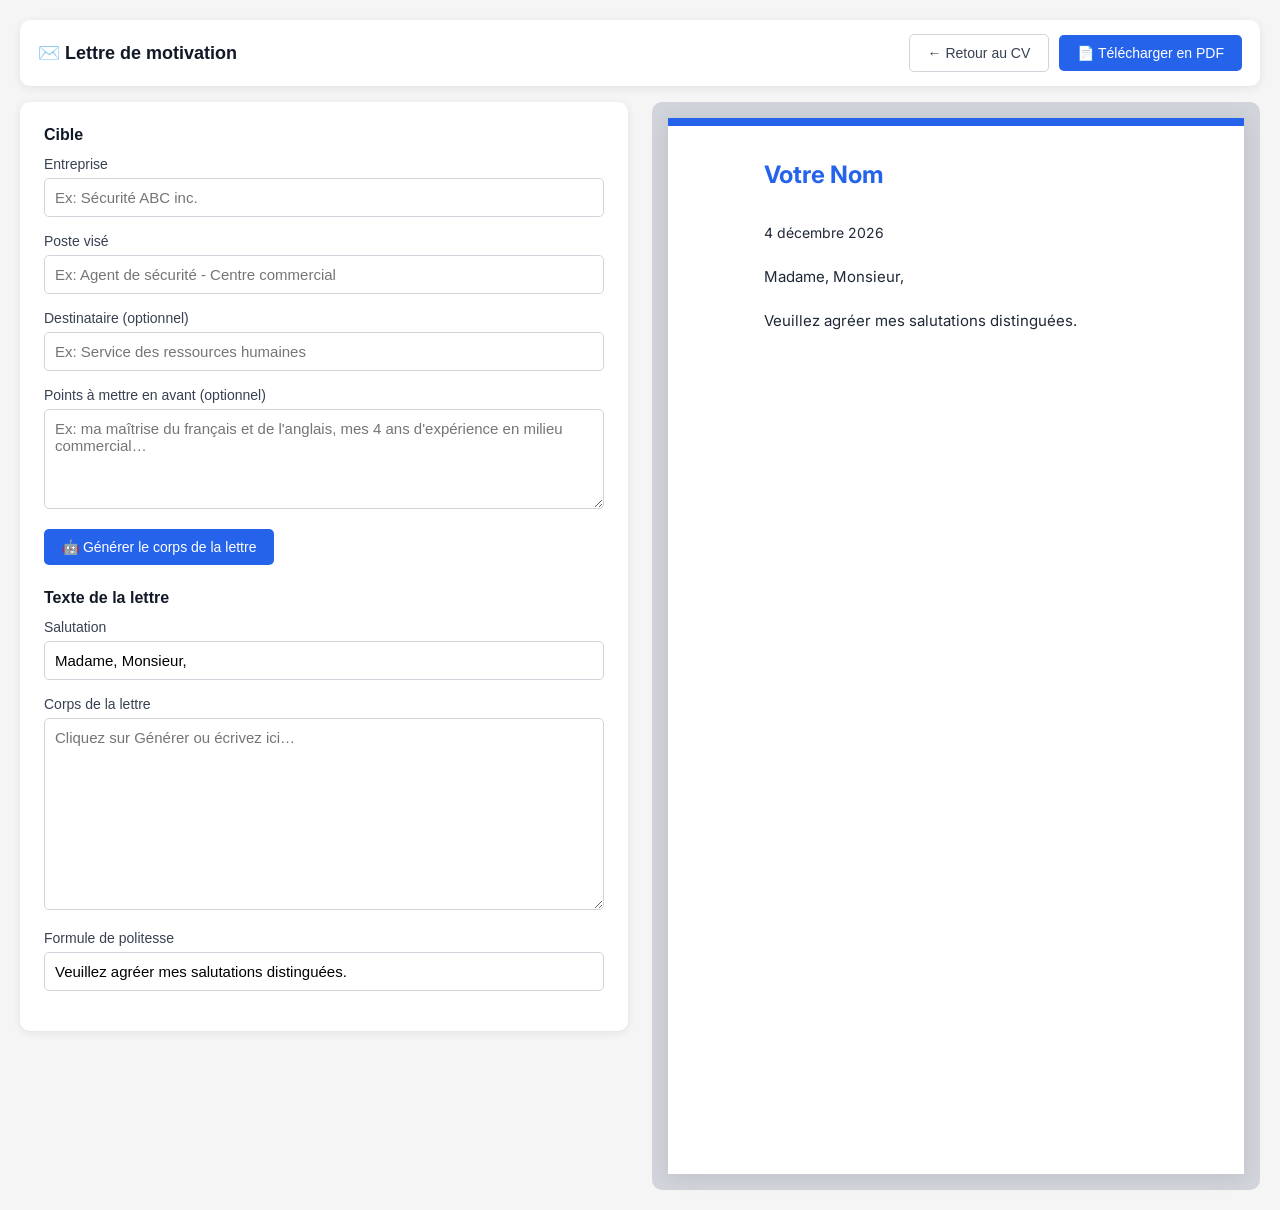
<file: cv-cover-letter.html>
<!DOCTYPE html>
<html lang="fr">

<head>
  <meta charset="UTF-8" />
  <meta name="viewport" content="width=device-width, initial-scale=1.0" />
  <title>Lettre de motivation</title>
  <link rel="manifest" href="manifest.json">
  <link rel="icon" href="icon.svg" type="image/svg+xml">
  <meta name="theme-color" content="#2563eb">
  <link rel="preconnect" href="https://fonts.googleapis.com">
  <link rel="preconnect" href="https://fonts.gstatic.com" crossorigin>
  <link href="https://fonts.googleapis.com/css2?family=Inter:wght@300;400;500;600;700&display=swap" rel="stylesheet">
  <link rel="stylesheet" href="css/templates.css">
  <script src="js/storage.js"></script>
  <script src="js/cv-render.js"></script>
  <script src="js/ai.js"></script>
  <script src="js/analytics.js"></script>
  <style>
    * { margin: 0; padding: 0; box-sizing: border-box; }
    body { font-family: -apple-system, BlinkMacSystemFont, "Segoe UI", Roboto, sans-serif; background: #f5f5f5; padding: 20px; }
    .toolbar { max-width: 1800px; margin: 0 auto 16px; display: flex; gap: 10px; align-items: center; flex-wrap: wrap; background: white; padding: 14px 18px; border-radius: 10px; box-shadow: 0 2px 10px rgba(0,0,0,.08); }
    .toolbar h1 { font-size: 18px; color: #111827; flex: 1; }
    .btn { padding: 10px 18px; border: none; border-radius: 5px; font-size: 14px; cursor: pointer; font-family: inherit; }
    .btn-primary { background: #2563eb; color: white; }
    .btn-primary:hover { background: #1d4ed8; }
    .btn-secondary { background: #6b7280; color: white; }
    .btn-secondary:hover { background: #4b5563; }
    .btn-ghost { background: white; color: #374151; border: 1px solid #d1d5db; }
    .btn-ghost:hover { background: #f3f4f6; }

    .layout { display: grid; grid-template-columns: 1fr 1fr; gap: 24px; max-width: 1800px; margin: 0 auto; align-items: start; }
    @media (max-width: 1099px) { .layout { grid-template-columns: 1fr; } }

    .form-pane { background: white; border-radius: 10px; padding: 24px; box-shadow: 0 2px 10px rgba(0,0,0,.08); }
    .form-pane h2 { font-size: 16px; color: #111827; margin-bottom: 12px; }
    .form-group { margin-bottom: 16px; }
    .form-group label { display: block; font-size: 14px; color: #374151; margin-bottom: 6px; font-weight: 500; }
    .form-group input, .form-group textarea { width: 100%; padding: 10px; border: 1px solid #d1d5db; border-radius: 5px; font-size: 15px; font-family: inherit; }
    .form-group textarea { min-height: 100px; resize: vertical; }
    .status { font-size: 13px; color: #6b7280; margin-top: 8px; }

    .preview-pane { background: #d1d5db; border-radius: 10px; padding: 16px; }

    .letter {
      max-width: 8.5in;
      min-height: 11in;
      margin: 0 auto;
      background: white;
      padding: 1in;
      font-family: 'Inter', sans-serif;
      color: #1f2937;
      box-shadow: 0 2px 20px rgba(0,0,0,.1);
      line-height: 1.6;
    }

    .letter-band {
      height: 8px;
      background: #2563eb;
      margin: -1in -1in 30px -1in;
    }

    .letter-header { margin-bottom: 28px; }
    .letter-header .name { font-size: 24px; font-weight: 700; color: #111827; }
    .letter-header .contact { font-size: 13px; color: #4b5563; margin-top: 6px; }

    .letter-date { margin-bottom: 20px; font-size: 14px; }
    .letter-recipient { margin-bottom: 20px; font-size: 14px; line-height: 1.4; }
    .letter-salutation { margin-bottom: 16px; font-size: 15px; }
    .letter-body p { margin-bottom: 14px; font-size: 14px; }
    .letter-closing { margin-top: 20px; font-size: 15px; }
    .letter-signature { margin-top: 32px; font-weight: 600; }

    @page { size: letter; margin: 0; }

    @media print {
      body { background: white; padding: 0; }
      .toolbar, .form-pane, .preview-pane { display: none !important; }
      .layout { display: block !important; grid-template-columns: 1fr !important; }
      .preview-pane-print-only { display: block !important; padding: 0 !important; background: white !important; }
      .letter { box-shadow: none !important; margin: 0 !important; }
      * { -webkit-print-color-adjust: exact !important; print-color-adjust: exact !important; }
    }
  </style>
</head>

<body>
  <div class="toolbar">
    <h1>✉️ Lettre de motivation</h1>
    <button type="button" class="btn btn-ghost" onclick="window.location.href='cv-builder.html'">← Retour au CV</button>
    <button type="button" class="btn btn-primary" id="downloadBtn">📄 Télécharger en PDF</button>
  </div>

  <div class="layout">
    <div class="form-pane">
      <h2>Cible</h2>
      <div class="form-group">
        <label for="company">Entreprise</label>
        <input type="text" id="company" placeholder="Ex: Sécurité ABC inc." />
      </div>
      <div class="form-group">
        <label for="role">Poste visé</label>
        <input type="text" id="role" placeholder="Ex: Agent de sécurité - Centre commercial" />
      </div>
      <div class="form-group">
        <label for="recipientLine">Destinataire (optionnel)</label>
        <input type="text" id="recipientLine" placeholder="Ex: Service des ressources humaines" />
      </div>
      <div class="form-group">
        <label for="highlights">Points à mettre en avant (optionnel)</label>
        <textarea id="highlights" placeholder="Ex: ma maîtrise du français et de l'anglais, mes 4 ans d'expérience en milieu commercial…"></textarea>
      </div>

      <button type="button" class="btn btn-primary" id="generateBtn">🤖 Générer le corps de la lettre</button>
      <p class="status" id="generateStatus"></p>

      <h2 style="margin-top:24px;">Texte de la lettre</h2>
      <div class="form-group">
        <label for="salutation">Salutation</label>
        <input type="text" id="salutation" value="Madame, Monsieur," />
      </div>
      <div class="form-group">
        <label for="body">Corps de la lettre</label>
        <textarea id="body" rows="10" placeholder="Cliquez sur Générer ou écrivez ici…"></textarea>
      </div>
      <div class="form-group">
        <label for="closing">Formule de politesse</label>
        <input type="text" id="closing" value="Veuillez agréer mes salutations distinguées." />
      </div>
    </div>

    <div class="preview-pane preview-pane-print-only">
      <div class="letter" id="letterPreview"></div>
    </div>
  </div>

  <script>
    if ('serviceWorker' in navigator) navigator.serviceWorker.register('service-worker.js').catch(() => {});

    (function () {
      const { cv } = CVStore.getActive();
      const data = (cv && cv.data) || {};

      // Theme letter band based on CV template's primary colour.
      const colorByTemplate = {
        moderne: data.colorModerne,
        classique: data.colorClassique || '#374151',
        minimal: data.colorMinimal || '#374151',
        securite: data.colorSecurite || '#1e3a8a',
      };
      const themeColor = colorByTemplate[cv.template] || '#2563eb';

      const els = {
        company: document.getElementById('company'),
        role: document.getElementById('role'),
        recipientLine: document.getElementById('recipientLine'),
        highlights: document.getElementById('highlights'),
        salutation: document.getElementById('salutation'),
        body: document.getElementById('body'),
        closing: document.getElementById('closing'),
        preview: document.getElementById('letterPreview'),
        generateBtn: document.getElementById('generateBtn'),
        generateStatus: document.getElementById('generateStatus'),
        downloadBtn: document.getElementById('downloadBtn'),
      };

      function esc(s) {
        return String(s == null ? '' : s).replace(/[&<>"']/g, (c) => ({ '&': '&amp;', '<': '&lt;', '>': '&gt;', '"': '&quot;', "'": '&#39;' }[c]));
      }

      function todayFR() {
        try {
          return new Date().toLocaleDateString('fr-CA', { year: 'numeric', month: 'long', day: 'numeric' });
        } catch (_) {
          return new Date().toDateString();
        }
      }

      function renderPreview() {
        const bodyHtml = (els.body.value || '').split(/\n\s*\n/).map((p) => `<p>${esc(p).replace(/\n/g, '<br>')}</p>`).join('');
        els.preview.innerHTML = `
          <div class="letter-band" style="background:${esc(themeColor)};"></div>
          <div class="letter-header">
            <div class="name" style="color:${esc(themeColor)};">${esc(data.nom || 'Votre Nom')}</div>
            <div class="contact">
              ${esc(data.email || '')}${data.telephone ? ' &nbsp;•&nbsp; ' + esc(data.telephone) : ''}${data.adresse ? ' &nbsp;•&nbsp; ' + esc(data.adresse) : ''}
            </div>
          </div>
          <div class="letter-date">${esc(todayFR())}</div>
          <div class="letter-recipient">
            ${els.recipientLine.value ? esc(els.recipientLine.value) + '<br>' : ''}
            ${esc(els.company.value || '')}${els.role.value ? '<br>Objet : ' + esc(els.role.value) : ''}
          </div>
          <div class="letter-salutation">${esc(els.salutation.value || 'Madame, Monsieur,')}</div>
          <div class="letter-body">${bodyHtml || '<p style="color:#9ca3af;">Le corps de la lettre apparaîtra ici.</p>'}</div>
          <div class="letter-closing">${esc(els.closing.value || '')}</div>
          <div class="letter-signature">${esc(data.nom || '')}</div>
        `;
      }

      // Live updates.
      ['company', 'role', 'recipientLine', 'salutation', 'body', 'closing'].forEach((id) => {
        document.getElementById(id).addEventListener('input', renderPreview);
      });

      els.generateBtn.addEventListener('click', async () => {
        if (!data.nom) {
          alert('Aucun CV trouvé. Veuillez d\'abord créer un CV.');
          return;
        }
        const prev = els.generateBtn.textContent;
        els.generateBtn.disabled = true;
        els.generateBtn.textContent = '… génération en cours';
        els.generateStatus.textContent = '';
        try {
          const text = await window.AI.generateCoverLetterBody(cv, {
            company: els.company.value,
            role: els.role.value,
            highlights: els.highlights.value,
          });
          els.body.value = text;
          renderPreview();
          els.generateStatus.textContent = '✓ Lettre générée. Relisez et ajustez avant l\'envoi.';
          try { Analytics.track('cover_letter_generated'); } catch (_) {}
        } catch (err) {
          console.error(err);
          els.generateStatus.textContent = window.AI.describeError(err);
        } finally {
          els.generateBtn.disabled = false;
          els.generateBtn.textContent = prev;
        }
      });

      els.downloadBtn.addEventListener('click', () => {
        document.title = 'Lettre_' + String(data.nom || 'candidat').trim().replace(/\s+/g, '_');
        window.print();
      });

      renderPreview();
    })();
  </script>
</body>

</html>
</file>
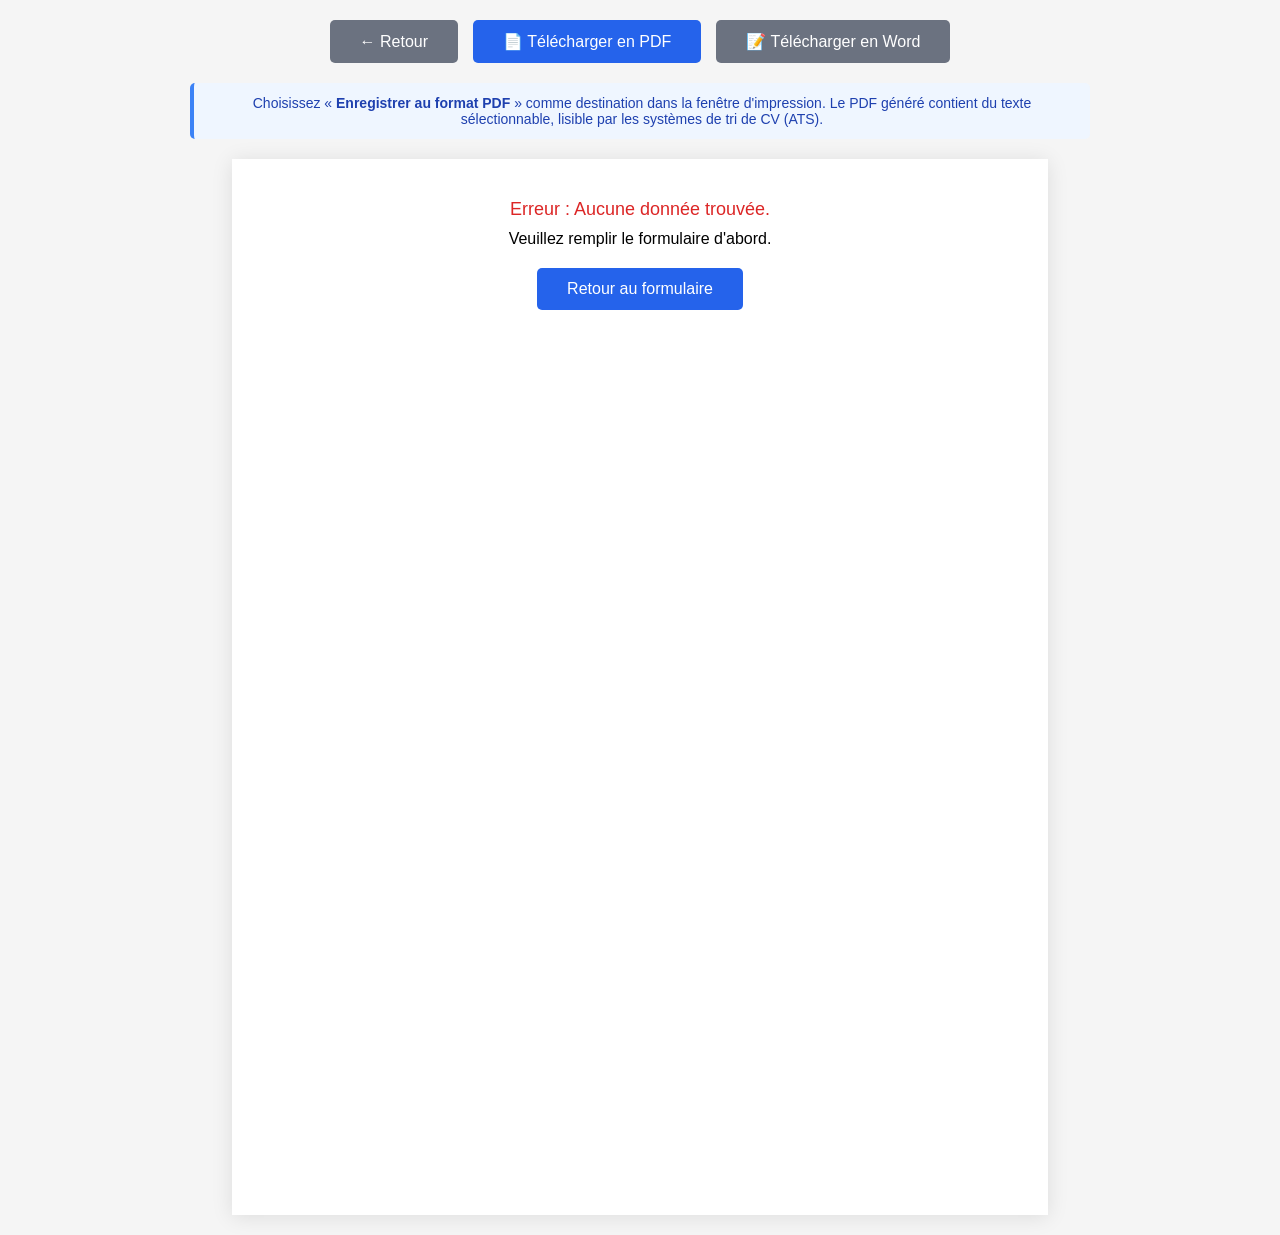
<file: cv-preview.html>
<!DOCTYPE html>
<html lang="fr">

<head>
  <meta charset="UTF-8" />
  <meta name="viewport" content="width=device-width, initial-scale=1.0" />
  <title>Prévisualisation du CV</title>
  <link rel="manifest" href="manifest.json">
  <link rel="icon" href="icon.svg" type="image/svg+xml">
  <meta name="theme-color" content="#2563eb">
  <link rel="preconnect" href="https://fonts.googleapis.com">
  <link rel="preconnect" href="https://fonts.gstatic.com" crossorigin>
  <link href="https://fonts.googleapis.com/css2?family=Inter:wght@300;400;500;600;700&display=swap" rel="stylesheet">
  <link rel="stylesheet" href="css/templates.css">
  <script src="js/storage.js"></script>
  <script src="js/cv-render.js"></script>
  <script src="js/docx-export.js"></script>
  <script src="js/analytics.js"></script>
  <style>
    * {
      margin: 0;
      padding: 0;
      box-sizing: border-box;
    }

    body {
      font-family: -apple-system, BlinkMacSystemFont, "Segoe UI", Roboto,
        sans-serif;
      background-color: #f5f5f5;
      padding: 20px;
    }

    .actions {
      max-width: 900px;
      margin: 0 auto 20px;
      display: flex;
      gap: 15px;
      justify-content: center;
      flex-wrap: wrap;
    }

    .pdf-hint {
      max-width: 900px;
      margin: 0 auto 20px;
      padding: 12px 16px;
      background: #eff6ff;
      border-left: 4px solid #3b82f6;
      color: #1e40af;
      border-radius: 5px;
      font-size: 14px;
      text-align: center;
    }

    .btn {
      padding: 12px 30px;
      border: none;
      border-radius: 5px;
      font-size: 16px;
      cursor: pointer;
      transition: all 0.3s ease;
    }

    .btn-primary {
      background: #2563eb;
      color: white;
    }

    .btn-primary:hover {
      background: #1d4ed8;
    }

    .btn-secondary {
      background: #6b7280;
      color: white;
    }

    .btn-secondary:hover {
      background: #4b5563;
    }

    /* Letter size print rules — produces a real, text-based PDF via the browser
       "Save as PDF" dialog. ATS-friendly (selectable, parseable). */
    @page {
      size: letter;
      margin: 0;
    }

    @media print {
      body {
        background: white;
        padding: 0;
      }

      .actions,
      .pdf-hint,
      #notification {
        display: none !important;
      }

      .cv-container {
        box-shadow: none !important;
        margin: 0 !important;
      }

      /* Force backgrounds to print on Chrome/Edge/Safari */
      * {
        -webkit-print-color-adjust: exact !important;
        print-color-adjust: exact !important;
      }
    }
  </style>
</head>

<body>
  <div class="actions">
    <button class="btn btn-secondary" onclick="goBack()">← Retour</button>
    <button class="btn btn-primary" onclick="downloadPDF()">
      📄 Télécharger en PDF
    </button>
    <button class="btn btn-secondary" onclick="downloadDOC()">
      📝 Télécharger en Word
    </button>
  </div>

  <p class="pdf-hint">
    Choisissez « <strong>Enregistrer au format PDF</strong> » comme destination dans la fenêtre d'impression. Le PDF généré contient du texte sélectionnable, lisible par les systèmes de tri de CV (ATS).
  </p>

  <div id="cv-container" class="cv-container">
    <!-- Le contenu du CV sera injecté ici -->
  </div>
  <script>
    const { cv: activeCV } = CVStore.getActive();
    const cvData = (activeCV && activeCV.data) || {};
    const selectedTemplate = (activeCV && activeCV.template) || 'moderne';

    if (!cvData.nom) {
      document.getElementById("cv-container").innerHTML = `
        <div style="padding: 40px; text-align: center;">
          <p style="color: #dc2626; font-size: 18px;">Erreur : Aucune donnée trouvée.</p>
          <p style="margin-top: 10px;">Veuillez remplir le formulaire d'abord.</p>
          <button class="btn btn-primary" onclick="goBack()" style="margin-top: 20px;">Retour au formulaire</button>
        </div>
      `;
    } else {
      renderCV("cv-container", cvData, selectedTemplate);
      const safeName = String(cvData.nom).trim().replace(/\s+/g, "_") || "document";
      document.title = `CV_${safeName}`;
    }

    function goBack() {
      window.location.href = "cv-builder.html";
    }

    function downloadPDF() {
      try { Analytics.track('cv_exported_pdf', { template: selectedTemplate }); } catch (_) {}
      window.print();
    }

    function downloadDOC() {
      if (!activeCV || !activeCV.data || !activeCV.data.nom) {
        alert('Aucun CV à exporter. Remplissez d\'abord le formulaire.');
        return;
      }
      try { Analytics.track('cv_exported_docx', { template: selectedTemplate }); } catch (_) {}
      DocxExport.downloadDoc(activeCV);
    }

    if ('serviceWorker' in navigator) navigator.serviceWorker.register('service-worker.js').catch(() => {});
  </script>
</body>

</html>
</file>
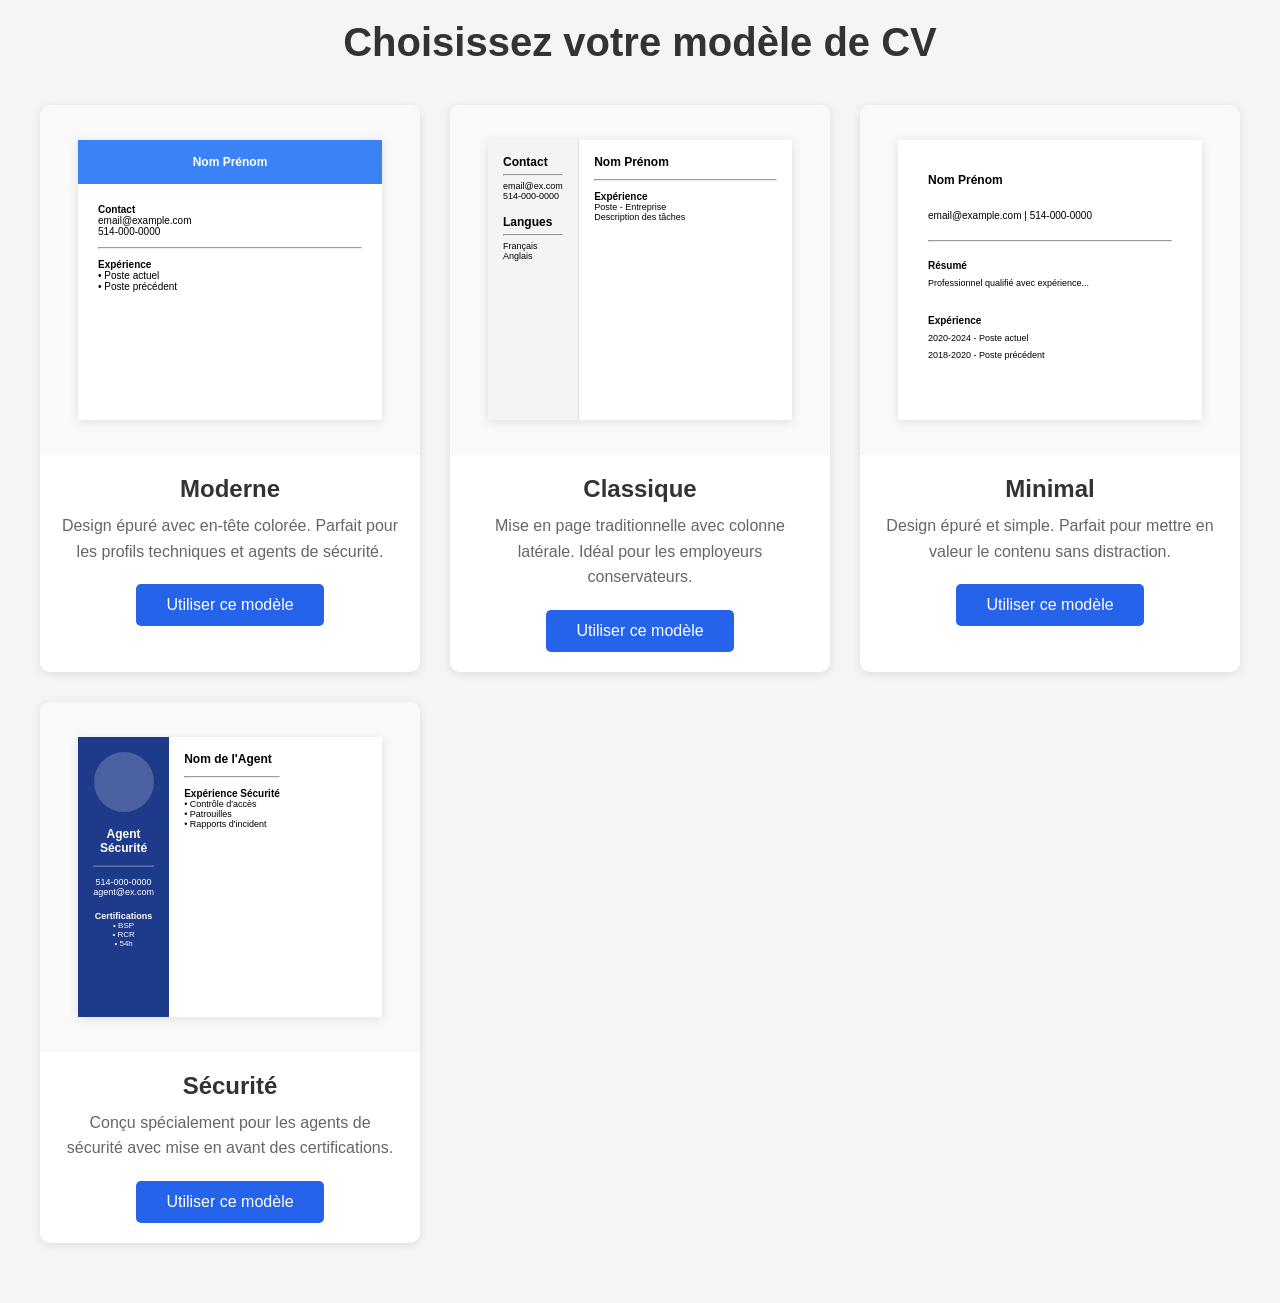
<file: cv-selector.html>
<!DOCTYPE html>
<html lang="fr">
<head>
  <meta charset="UTF-8">
  <meta name="viewport" content="width=device-width, initial-scale=1.0">
  <title>Choisir un modèle de CV — CV Platform</title>
  <meta name="description" content="Quatre modèles de CV professionnels adaptés au marché québécois de la sécurité privée. Choisissez le vôtre et commencez à le remplir en quelques minutes." />
  <link rel="canonical" href="./cv-selector.html" />
  <meta property="og:type" content="website" />
  <meta property="og:title" content="Choisir un modèle de CV — CV Platform" />
  <meta property="og:description" content="Quatre modèles de CV adaptés au marché québécois de la sécurité privée." />
  <link rel="manifest" href="manifest.json">
  <link rel="icon" href="icon.svg" type="image/svg+xml">
  <meta name="theme-color" content="#2563eb">
  <script src="js/storage.js"></script>
  <script src="js/analytics.js"></script>
  <style>
    * {
      margin: 0;
      padding: 0;
      box-sizing: border-box;
    }

    body {
      font-family: -apple-system, BlinkMacSystemFont, 'Segoe UI', Roboto, sans-serif;
      background-color: #f5f5f5;
      padding: 20px;
    }

    .container {
      max-width: 1200px;
      margin: 0 auto;
    }

    h1 {
      text-align: center;
      color: #333;
      margin-bottom: 40px;
      font-size: 2.5em;
    }

    .templates-grid {
      display: grid;
      grid-template-columns: repeat(auto-fit, minmax(280px, 1fr));
      gap: 30px;
      margin-bottom: 40px;
    }

    .template-card {
      background: white;
      border-radius: 10px;
      box-shadow: 0 2px 10px rgba(0,0,0,0.1);
      overflow: hidden;
      transition: transform 0.3s ease, box-shadow 0.3s ease;
      cursor: pointer;
    }

    .template-card:hover {
      transform: translateY(-5px);
      box-shadow: 0 5px 20px rgba(0,0,0,0.15);
    }

    .template-preview {
      height: 350px;
      background: #f9f9f9;
      display: flex;
      align-items: center;
      justify-content: center;
      position: relative;
      overflow: hidden;
    }

    .template-content {
      padding: 20px;
      text-align: center;
    }

    .template-content h3 {
      color: #333;
      margin-bottom: 10px;
      font-size: 1.5em;
    }

    .template-content p {
      color: #666;
      margin-bottom: 20px;
      line-height: 1.6;
    }

    .select-btn {
      background: #2563eb;
      color: white;
      border: none;
      padding: 12px 30px;
      border-radius: 5px;
      font-size: 16px;
      cursor: pointer;
      transition: background 0.3s ease;
    }

    .select-btn:hover {
      background: #1d4ed8;
    }

    /* Template preview styles */
    .preview-moderne {
      width: 80%;
      height: 80%;
      background: white;
      box-shadow: 0 2px 10px rgba(0,0,0,0.1);
      padding: 20px;
      font-size: 12px;
    }

    .preview-moderne .header {
      background: #3b82f6;
      color: white;
      padding: 15px;
      margin: -20px -20px 20px -20px;
      text-align: center;
    }

    .preview-classique {
      width: 80%;
      height: 80%;
      background: white;
      box-shadow: 0 2px 10px rgba(0,0,0,0.1);
      display: flex;
      font-size: 12px;
    }

    .preview-classique .sidebar {
      background: #f3f4f6;
      width: 30%;
      padding: 15px;
      border-right: 1px solid #ddd;
    }

    .preview-classique .main {
      flex: 1;
      padding: 15px;
    }

    .preview-minimal {
      width: 80%;
      height: 80%;
      background: white;
      box-shadow: 0 2px 10px rgba(0,0,0,0.1);
      padding: 30px;
      font-size: 12px;
      line-height: 1.8;
    }

    .preview-securite {
      width: 80%;
      height: 80%;
      background: white;
      box-shadow: 0 2px 10px rgba(0,0,0,0.1);
      display: flex;
      font-size: 12px;
    }

    .preview-securite .sidebar {
      background: #1e3a8a;
      color: white;
      width: 30%;
      padding: 15px;
      text-align: center;
    }

    .preview-securite .icon {
      width: 60px;
      height: 60px;
      background: rgba(255,255,255,0.2);
      border-radius: 50%;
      margin: 0 auto 15px;
    }
  </style>
</head>
<body>
  <div class="container">
    <h1>Choisissez votre modèle de CV</h1>
    
    <div class="templates-grid">
      <!-- Modèle Moderne -->
      <div class="template-card" onclick="selectTemplate('moderne')">
        <div class="template-preview">
          <div class="preview-moderne">
            <div class="header">
              <strong>Nom Prénom</strong>
            </div>
            <div style="font-size: 10px;">
              <p><strong>Contact</strong></p>
              <p>email@example.com</p>
              <p>514-000-0000</p>
              <hr style="margin: 10px 0;">
              <p><strong>Expérience</strong></p>
              <p>• Poste actuel</p>
              <p>• Poste précédent</p>
            </div>
          </div>
        </div>
        <div class="template-content">
          <h3>Moderne</h3>
          <p>Design épuré avec en-tête colorée. Parfait pour les profils techniques et agents de sécurité.</p>
          <button class="select-btn">Utiliser ce modèle</button>
        </div>
      </div>

      <!-- Modèle Classique -->
      <div class="template-card" onclick="selectTemplate('classique')">
        <div class="template-preview">
          <div class="preview-classique">
            <div class="sidebar">
              <strong>Contact</strong>
              <hr style="margin: 5px 0;">
              <p style="font-size: 9px;">email@ex.com</p>
              <p style="font-size: 9px;">514-000-0000</p>
              <br>
              <strong>Langues</strong>
              <hr style="margin: 5px 0;">
              <p style="font-size: 9px;">Français</p>
              <p style="font-size: 9px;">Anglais</p>
            </div>
            <div class="main">
              <h4>Nom Prénom</h4>
              <hr style="margin: 10px 0;">
              <p style="font-size: 10px;"><strong>Expérience</strong></p>
              <p style="font-size: 9px;">Poste - Entreprise</p>
              <p style="font-size: 9px;">Description des tâches</p>
            </div>
          </div>
        </div>
        <div class="template-content">
          <h3>Classique</h3>
          <p>Mise en page traditionnelle avec colonne latérale. Idéal pour les employeurs conservateurs.</p>
          <button class="select-btn">Utiliser ce modèle</button>
        </div>
      </div>

      <!-- Modèle Minimal -->
      <div class="template-card" onclick="selectTemplate('minimal')">
        <div class="template-preview">
          <div class="preview-minimal">
            <h4 style="margin-bottom: 15px;">Nom Prénom</h4>
            <p style="font-size: 10px;">email@example.com | 514-000-0000</p>
            <hr style="margin: 15px 0;">
            <p style="font-size: 10px;"><strong>Résumé</strong></p>
            <p style="font-size: 9px;">Professionnel qualifié avec expérience...</p>
            <br>
            <p style="font-size: 10px;"><strong>Expérience</strong></p>
            <p style="font-size: 9px;">2020-2024 - Poste actuel</p>
            <p style="font-size: 9px;">2018-2020 - Poste précédent</p>
          </div>
        </div>
        <div class="template-content">
          <h3>Minimal</h3>
          <p>Design épuré et simple. Parfait pour mettre en valeur le contenu sans distraction.</p>
          <button class="select-btn">Utiliser ce modèle</button>
        </div>
      </div>

      <!-- Modèle Sécurité -->
      <div class="template-card" onclick="selectTemplate('securite')">
        <div class="template-preview">
          <div class="preview-securite">
            <div class="sidebar">
              <div class="icon"></div>
              <strong>Agent Sécurité</strong>
              <hr style="margin: 10px 0; opacity: 0.3;">
              <p style="font-size: 9px;">514-000-0000</p>
              <p style="font-size: 9px;">agent@ex.com</p>
              <br>
              <p style="font-size: 9px;"><strong>Certifications</strong></p>
              <p style="font-size: 8px;">• BSP</p>
              <p style="font-size: 8px;">• RCR</p>
              <p style="font-size: 8px;">• 54h</p>
            </div>
            <div class="main" style="padding: 15px;">
              <h4>Nom de l'Agent</h4>
              <hr style="margin: 10px 0;">
              <p style="font-size: 10px;"><strong>Expérience Sécurité</strong></p>
              <p style="font-size: 9px;">• Contrôle d'accès</p>
              <p style="font-size: 9px;">• Patrouilles</p>
              <p style="font-size: 9px;">• Rapports d'incident</p>
            </div>
          </div>
        </div>
        <div class="template-content">
          <h3>Sécurité</h3>
          <p>Conçu spécialement pour les agents de sécurité avec mise en avant des certifications.</p>
          <button class="select-btn">Utiliser ce modèle</button>
        </div>
      </div>
    </div>
  </div>

  <script>
    if ('serviceWorker' in navigator) navigator.serviceWorker.register('service-worker.js').catch(() => {});

    function selectTemplate(template) {
      localStorage.setItem('selectedTemplate', template);
      try { Analytics.track('template_picked', { template }); } catch (_) {}
      window.location.href = 'cv-builder.html';
    }

    // ?sample=1 → load the sample CV directly into the builder.
    if (new URLSearchParams(location.search).get('sample') === '1') {
      try {
        const cv = CVStore.loadSample();
        Analytics.track('sample_loaded');
        window.location.href = 'cv-builder.html';
      } catch (_) {}
    }
  </script>
</body>
</html>
</file>
<file: css/templates.css>
/* Styles pour le conteneur du CV */
.cv-container {
    max-width: 8.5in;
    /* Largeur du papier letter */
    height: 11in;
    /* Hauteur fixe du papier letter */
    max-height: 11in;
    margin: 0 auto;
    background: white;
    box-shadow: 0 2px 20px rgba(0, 0, 0, 0.1);
    position: relative;
    overflow: hidden;
}

/* Structured experience / education items — shared across templates */
.exp-item {
    margin-bottom: 10px;
}

.exp-head {
    margin-bottom: 4px;
}

.exp-period {
    font-weight: 400;
    opacity: 0.75;
    margin-left: 6px;
}

.exp-bullets {
    margin: 4px 0 0 18px;
    padding: 0;
}

.exp-bullets li {
    margin-bottom: 2px;
    line-height: 1.5;
}

.edu-item {
    margin-bottom: 6px;
    line-height: 1.5;
}

/* CV photo — generic + per-template positioning */
.cv-photo-wrap {
    display: flex;
    justify-content: center;
}

.cv-photo {
    display: block;
    object-fit: cover;
    border-radius: 50%;
    background: #f3f4f6;
}

.template-moderne .header {
    display: flex;
    align-items: center;
    gap: 24px;
}

.template-moderne .header-text {
    flex: 1;
    min-width: 0;
}

.template-moderne .moderne-photo .cv-photo {
    width: 90px;
    height: 90px;
    border: 3px solid rgba(255, 255, 255, 0.6);
}

.template-classique .sidebar-photo {
    margin-bottom: 14px;
}

.template-classique .sidebar-photo .cv-photo {
    width: 110px;
    height: 110px;
    border: 2px solid #fff;
    box-shadow: 0 1px 4px rgba(0, 0, 0, 0.15);
}

.template-securite .securite-photo {
    margin: 0 auto 12px;
}

.template-securite .securite-photo .cv-photo {
    width: 90px;
    height: 90px;
    border: 3px solid rgba(255, 255, 255, 0.45);
}

.template-minimal .minimal-head {
    display: flex;
    align-items: center;
    gap: 20px;
    margin-bottom: 20px;
}

.template-minimal .minimal-head-text {
    flex: 1;
    min-width: 0;
}

.template-minimal .minimal-photo .cv-photo {
    width: 80px;
    height: 80px;
}

.template-minimal h1 {
    text-align: left;
}

.template-minimal .contact-line {
    text-align: left;
    border-bottom: none;
    padding-bottom: 0;
    margin-bottom: 0;
}

/* Styles pour tous les templates */
.template-moderne,
.template-classique,
.template-minimal,
.template-securite {
    height: 11in;
    /* Hauteur fixe */
    width: 100%;
    box-sizing: border-box;
    position: relative;
    overflow: hidden;
}

/* Styles pour le template Moderne - Premium Upgrade */
.template-moderne {
    font-family: 'Inter', sans-serif;
    padding: 0;
    display: flex;
    flex-direction: column;
    height: 11in;
    color: #1f2937;
}

.template-moderne .header {
    background: #2563eb;
    color: white;
    padding: 40px 50px 30px;
    border-bottom: none;
}

.template-moderne .header h1 {
    font-size: 36px;
    font-weight: 700;
    margin-bottom: 15px;
    letter-spacing: -0.5px;
    color: white;
    text-transform: none;
}

.template-moderne .contact-info {
    font-size: 14px;
    color: rgba(255, 255, 255, 0.9);
    display: flex;
    flex-wrap: wrap;
    gap: 15px;
    align-items: center;
}

.template-moderne .contact-info span {
    display: flex;
    align-items: center;
    gap: 6px;
}

/* Iconic separators for contact info */
.template-moderne .contact-info span:not(:last-child)::after {
    content: "•";
    margin-left: 15px;
    color: rgba(255, 255, 255, 0.4);
}

.template-moderne .content {
    padding: 30px 50px;
    flex: 1;
    overflow-y: auto;
}

.template-moderne .section {
    margin-bottom: 30px;
    padding-bottom: 0;
    border-bottom: none;
}

.template-moderne h2 {
    color: #2563eb;
    font-size: 14px;
    font-weight: 600;
    text-transform: uppercase;
    letter-spacing: 1.2px;
    margin: 0 0 15px;
    display: flex;
    align-items: center;
    border-bottom: 1px solid #e5e7eb;
    padding-bottom: 8px;
}

.template-moderne h2:before {
    display: none;
    /* Remove old arrow */
}

/* Content typography */
.template-moderne p {
    line-height: 1.6;
    margin-bottom: 10px;
    color: #374151;
    font-size: 14px;
}

.template-moderne strong {
    font-weight: 600;
    color: #111827;
}

/* Grid layout for Skills and Languages */
.modern-grid-section {
    display: grid;
    grid-template-columns: 1fr 1fr;
    gap: 20px;
}

/* Styles pour le template Classique */
.template-classique {
    font-family: Georgia, "Times New Roman", serif;
    display: flex;
    height: 11in;
    position: relative;
    overflow: hidden;
}

.template-classique .sidebar {
    background: #f3f4f6;
    width: 230px;
    /* Réduit de 250px */
    padding: 18px 15px;
    /* Réduit pour tenir sur 1 page */
    border-right: 2px solid #ddd;
    position: absolute;
    left: 0;
    top: 0;
    bottom: 0;
    height: 100%;
    overflow-y: auto;
}

.template-classique .sidebar h2 {
    font-size: 13px;
    /* Réduit pour tenir sur 1 page */
    margin: 12px 0 5px;
    /* Réduit pour tenir sur 1 page */
    color: #333;
    border-bottom: 1px solid #999;
    padding-bottom: 3px;
}

.template-classique .sidebar h2:first-child {
    margin-top: 0;
}

.template-classique .sidebar p {
    font-size: 11px;
    /* Réduit pour tenir sur 1 page */
    line-height: 1.3;
    margin-bottom: 4px;
}

.template-classique .main {
    margin-left: 230px;
    /* Ajusté */
    padding: 18px;
    /* Réduit pour tenir sur 1 page */
    height: 100%;
    overflow-y: auto;
}

.template-classique .main h1 {
    font-size: 28px;
    /* Réduit pour tenir sur 1 page */
    color: #222;
    margin-bottom: 12px;
    border-bottom: 3px double #000;
    padding-bottom: 8px;
}

.template-classique .section {
    background: #fafafa;
    padding: 10px;
    /* Réduit pour tenir sur 1 page */
    margin-bottom: 10px;
    /* Réduit pour tenir sur 1 page */
    border: 1px solid #e5e7eb;
    border-radius: 4px;
}

.template-classique .section h2 {
    font-size: 18px;
    /* Réduit pour tenir sur 1 page */
    margin: 0 0 8px;
    color: #333;
    font-style: italic;
}

.template-classique p {
    line-height: 1.5;
    margin-bottom: 6px;
    color: #444;
    font-size: 14px;
    /* Réduit pour tenir sur 1 page */
}

/* Styles pour le template Minimal */
.template-minimal {
    font-family: -apple-system, BlinkMacSystemFont, "Segoe UI", Roboto,
        sans-serif;
    padding: 35px 40px;
    /* Optimisé pour une page */
    max-width: 800px;
    margin: 0 auto;
    height: 11in;
    overflow-y: auto;
}

.template-minimal h1 {
    font-size: 30px;
    /* Optimisé - Lisible */
    font-weight: 300;
    margin-bottom: 15px;
    text-align: center;
}

.template-minimal .contact-line {
    text-align: center;
    color: #666;
    margin-bottom: 25px;
    /* Optimisé pour une page */
    font-size: 14px;
    /* Optimisé - Lisible */
    padding-bottom: 15px;
    border-bottom: 1px solid #e5e7eb;
}

.template-minimal .section {
    margin-bottom: 30px;
    /* Augmenté */
    padding: 0;
}

.template-minimal h2 {
    font-size: 15px;
    /* Optimisé - Lisible */
    font-weight: 600;
    margin: 0 0 12px;
    text-transform: uppercase;
    letter-spacing: 1px;
    color: #333;
    position: relative;
    padding-left: 12px;
}

.template-minimal h2:before {
    content: "";
    position: absolute;
    left: 0;
    top: 50%;
    transform: translateY(-50%);
    width: 5px;
    height: 5px;
    background: #333;
    border-radius: 50%;
}

.template-minimal p {
    line-height: 1.6;
    /* Optimisé pour une page */
    color: #555;
    margin-bottom: 12px;
    /* Augmenté */
    padding-left: 12px;
    font-size: 14px;
    /* Optimisé - Lisible */
}

/* Styles pour le template Sécurité */
.template-securite {
    font-family: Arial, sans-serif;
    display: flex;
    height: 11in;
    position: relative;
    overflow: hidden;
}

.template-securite .sidebar {
    background: #1e3a8a;
    color: white;
    width: 200px;
    /* Encore plus réduit */
    padding: 15px 10px;
    /* Padding minimal */
    position: absolute;
    left: 0;
    top: 0;
    bottom: 0;
    height: 11in;
    /* Hauteur fixe exacte */
    overflow: hidden;
    /* Changé de overflow-y: auto */
    font-size: 10px;
}

.template-securite .agent-icon {
    width: 50px;
    /* TRÈS réduit */
    height: 50px;
    margin: 0 auto 10px;
    /* TRÈS réduit */
    background: rgba(255, 255, 255, 0.15);
    border: 2px solid rgba(255, 255, 255, 0.3);
    border-radius: 50%;
    display: flex;
    align-items: center;
    justify-content: center;
    position: relative;
}

.template-securite .agent-icon::after {
    content: "";
    position: absolute;
    width: 60px;
    /* TRÈS réduit */
    height: 60px;
    border: 1px solid rgba(255, 255, 255, 0.1);
    border-radius: 50%;
    top: -5px;
    left: -5px;
}

.template-securite .agent-icon span {
    font-size: 25px;
    /* TRÈS réduit */
    line-height: 1;
    display: block;
    text-align: center;
}

.template-securite .sidebar h2 {
    font-size: 13px;
    /* Optimisé - Lisible */
    margin: 15px 0 8px;
    /* Augmenté */
    text-transform: uppercase;
    letter-spacing: 0.5px;
    border-bottom: 1px solid rgba(255, 255, 255, 0.3);
    padding-bottom: 5px;
}

.template-securite .sidebar p {
    font-size: 11px;
    /* Optimisé - Lisible */
    line-height: 1.5;
    opacity: 0.9;
    margin-bottom: 8px;
    word-wrap: break-word;
}

.template-securite .main {
    margin-left: 200px;
    /* Ajusté pour correspondre */
    padding: 20px;
    /* Optimisé pour une page */
    background: white;
    height: 11in;
    /* Hauteur fixe */
    overflow: hidden;
    /* Empêche le débordement */
}

.template-securite .main h1 {
    font-size: 28px;
    /* Optimisé - Lisible */
    color: #1e3a8a;
    margin-bottom: 8px;
    text-transform: uppercase;
    letter-spacing: 0.5px;
}

.template-securite .main .title {
    color: #666;
    font-size: 15px;
    /* Optimisé - Lisible */
    margin-bottom: 15px;
    /* Optimisé pour une page */
    font-style: italic;
}

.template-securite .section {
    background: #f8f9fa;
    border-left: 4px solid #1e3a8a;
    padding: 12px;
    /* Optimisé pour une page */
    margin-bottom: 12px;
    /* Optimisé pour une page */
    border-radius: 0 6px 6px 0;
    box-shadow: 0 2px 4px rgba(0, 0, 0, 0.05);
}

.template-securite .section h2 {
    font-size: 17px;
    /* Optimisé - Lisible */
    color: #1e3a8a;
    margin: 0 0 8px 0;
    text-transform: uppercase;
    letter-spacing: 0.5px;
}

.template-securite .section p {
    line-height: 1.5;
    /* Optimisé pour une page */
    color: #333;
    margin-bottom: 6px;
    /* Optimisé pour une page */
    font-size: 14px;
    /* Optimisé - Lisible */
}

/* Print refinements — applied to all templates */
@media print {
    .cv-container {
        box-shadow: none !important;
        height: auto !important;
        max-height: none !important;
    }

    .template-moderne,
    .template-classique,
    .template-minimal,
    .template-securite {
        height: auto !important;
    }

    .template-moderne .content,
    .template-classique .main,
    .template-minimal,
    .template-securite .main {
        overflow: visible !important;
    }

    /* Keep structured items together where possible */
    .exp-item,
    .edu-item,
    .section {
        page-break-inside: avoid;
        break-inside: avoid;
    }

    /* Avoid headings stranded at the bottom of a page */
    .section h2 {
        page-break-after: avoid;
        break-after: avoid;
    }

    /* Tighter typography for print so more content fits */
    .template-moderne .content,
    .template-classique .main,
    .template-minimal,
    .template-securite .main {
        line-height: 1.45;
    }
}
</file>
